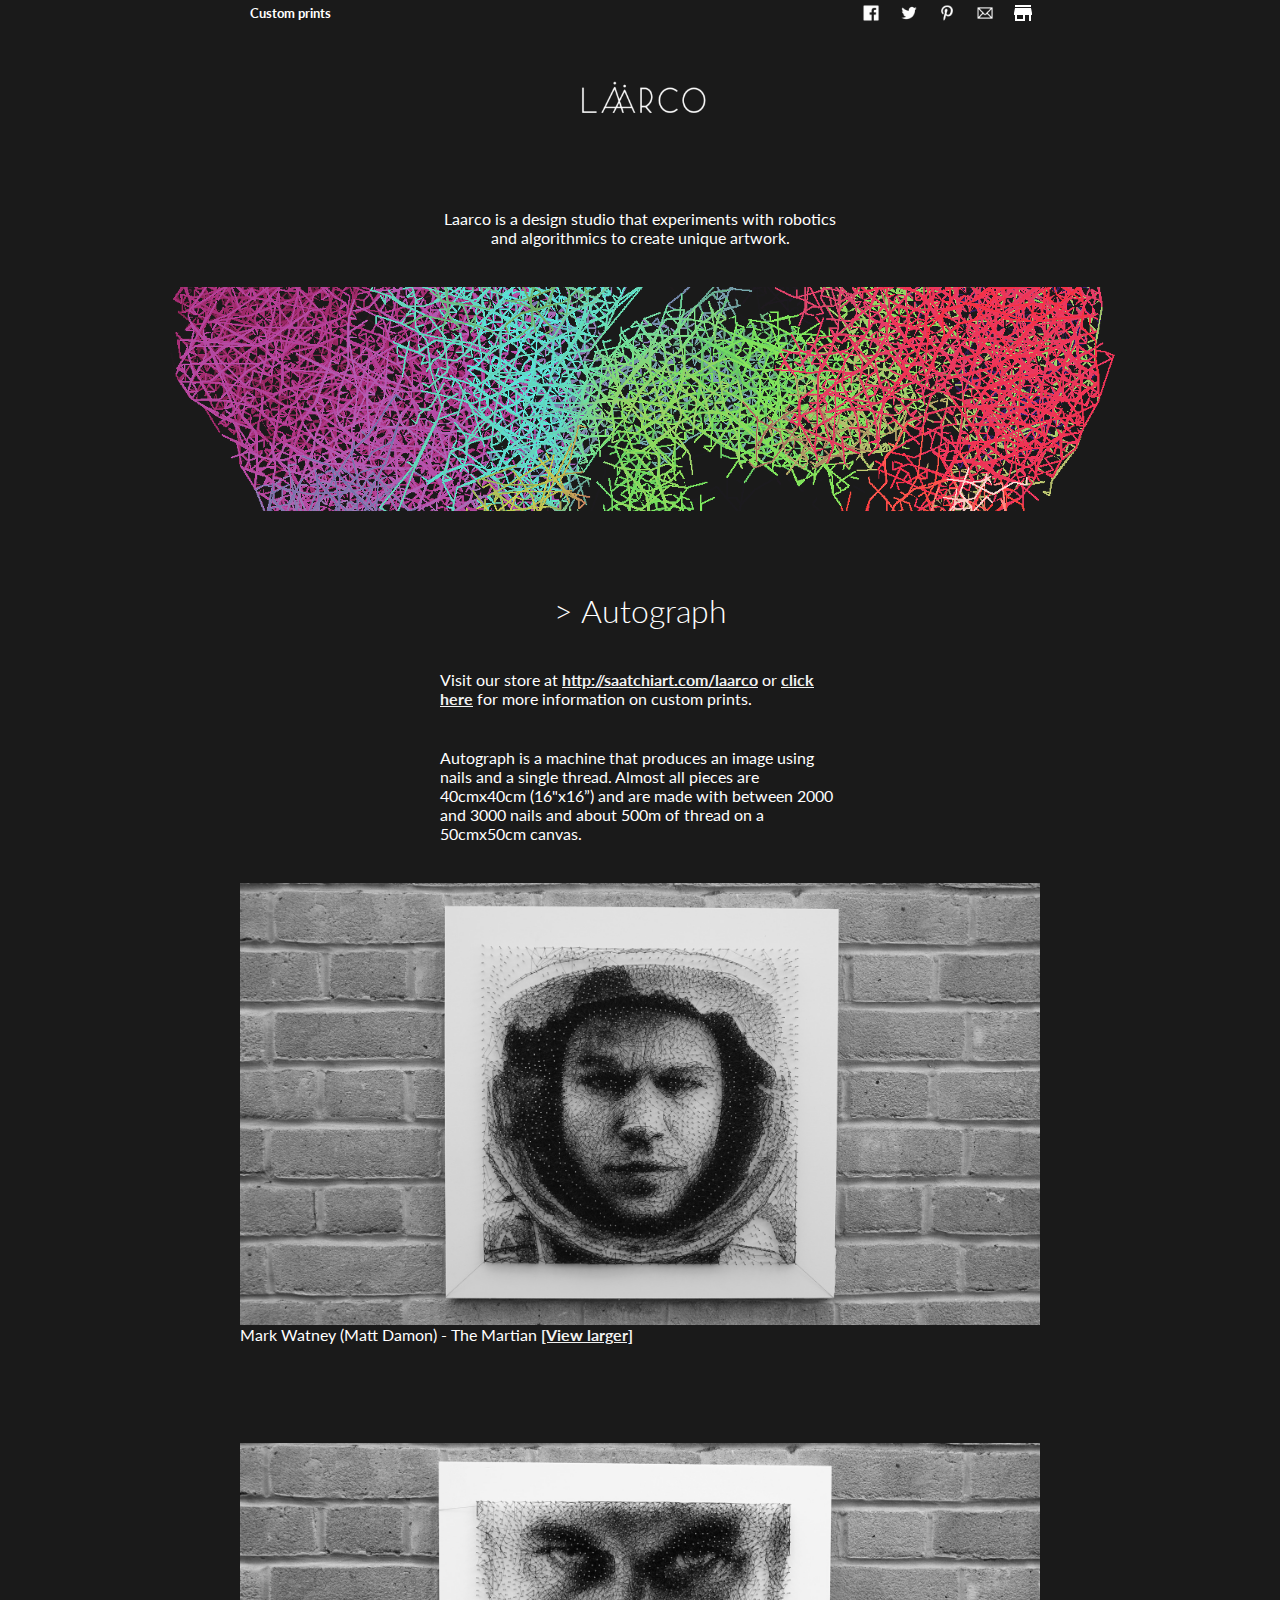
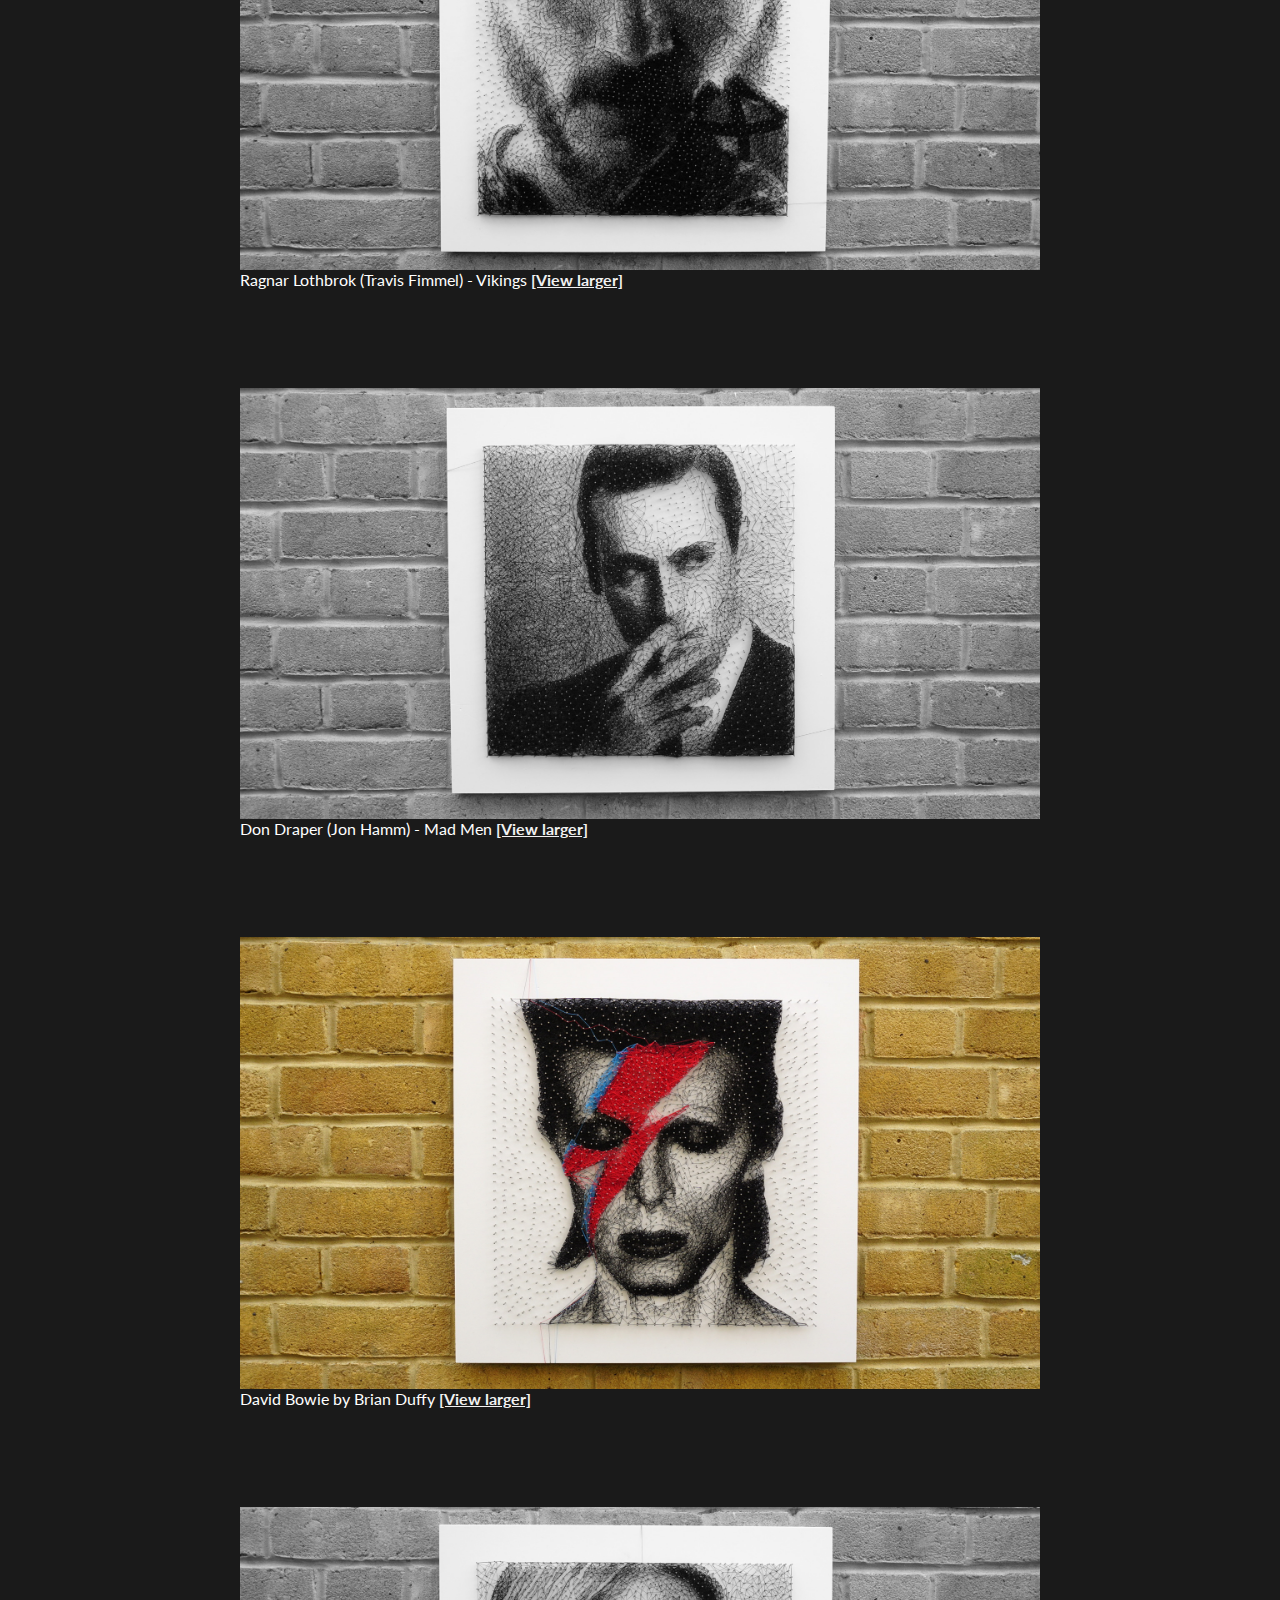
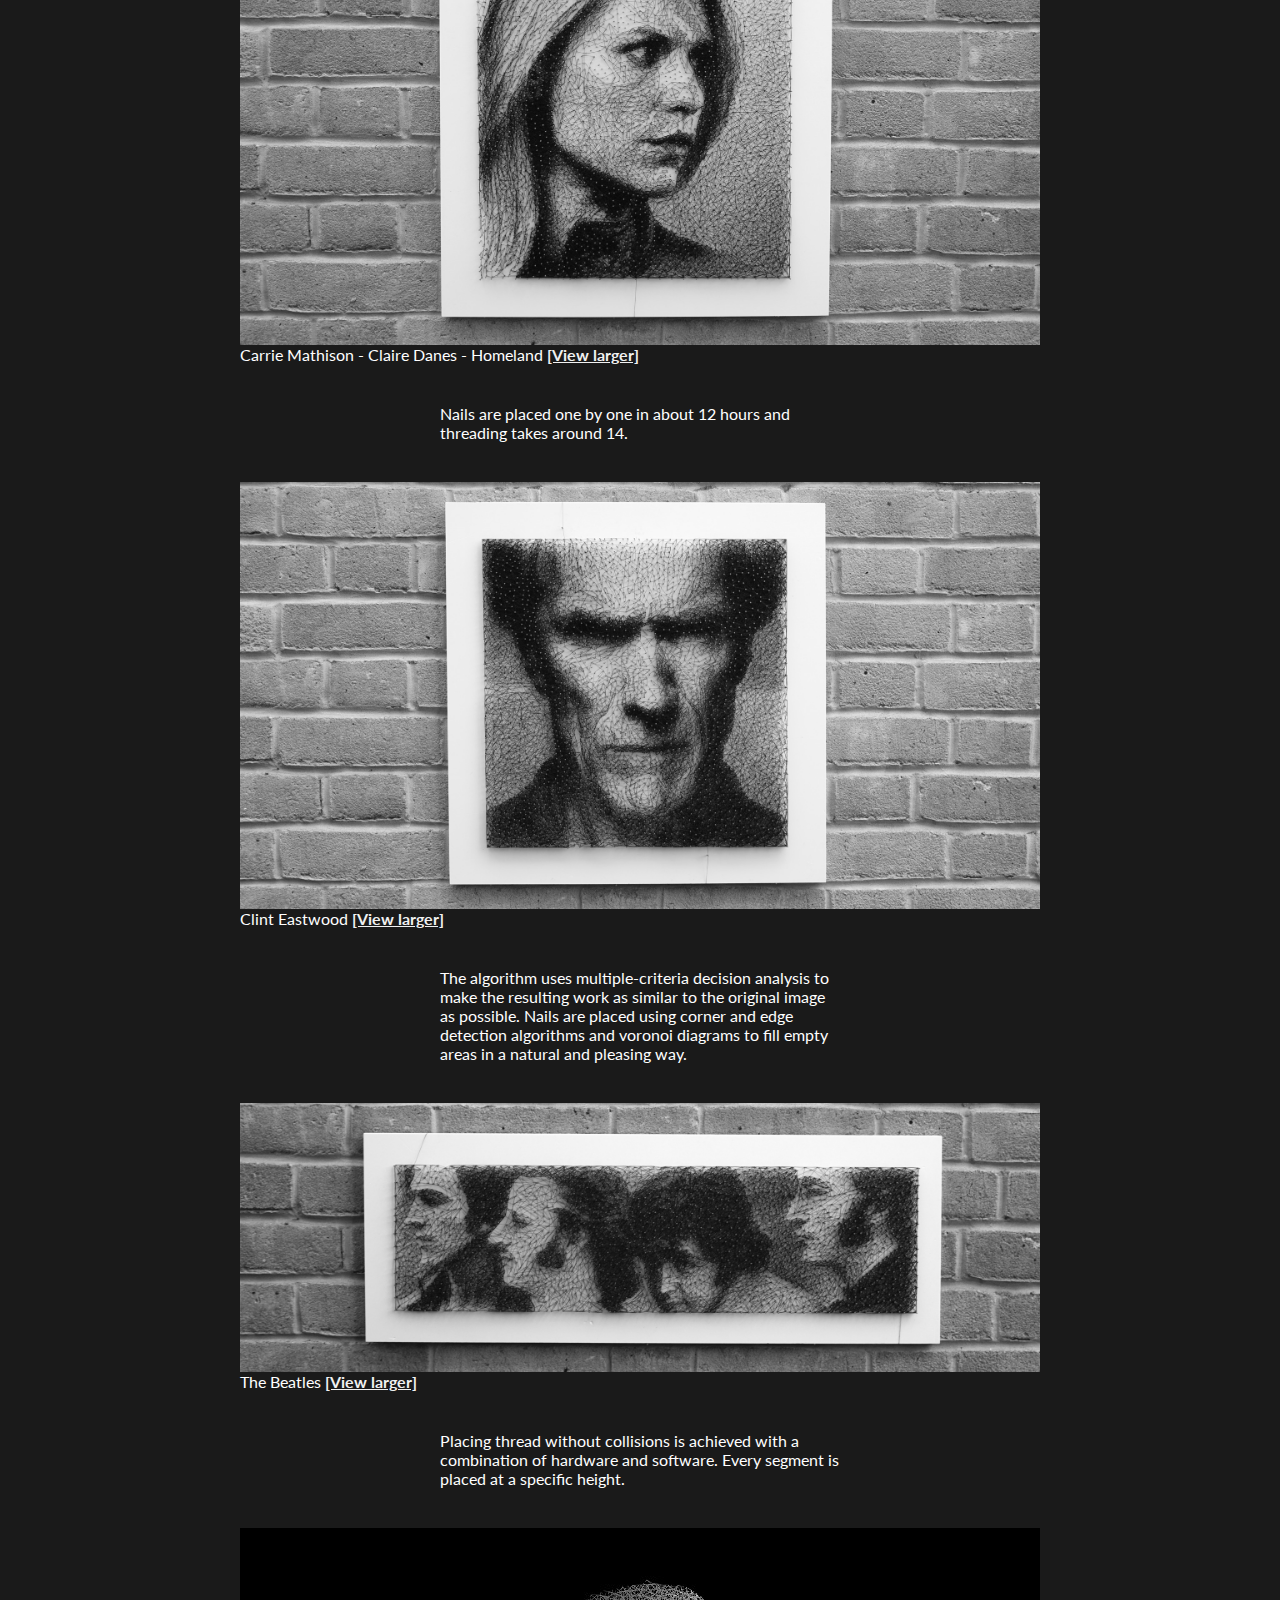
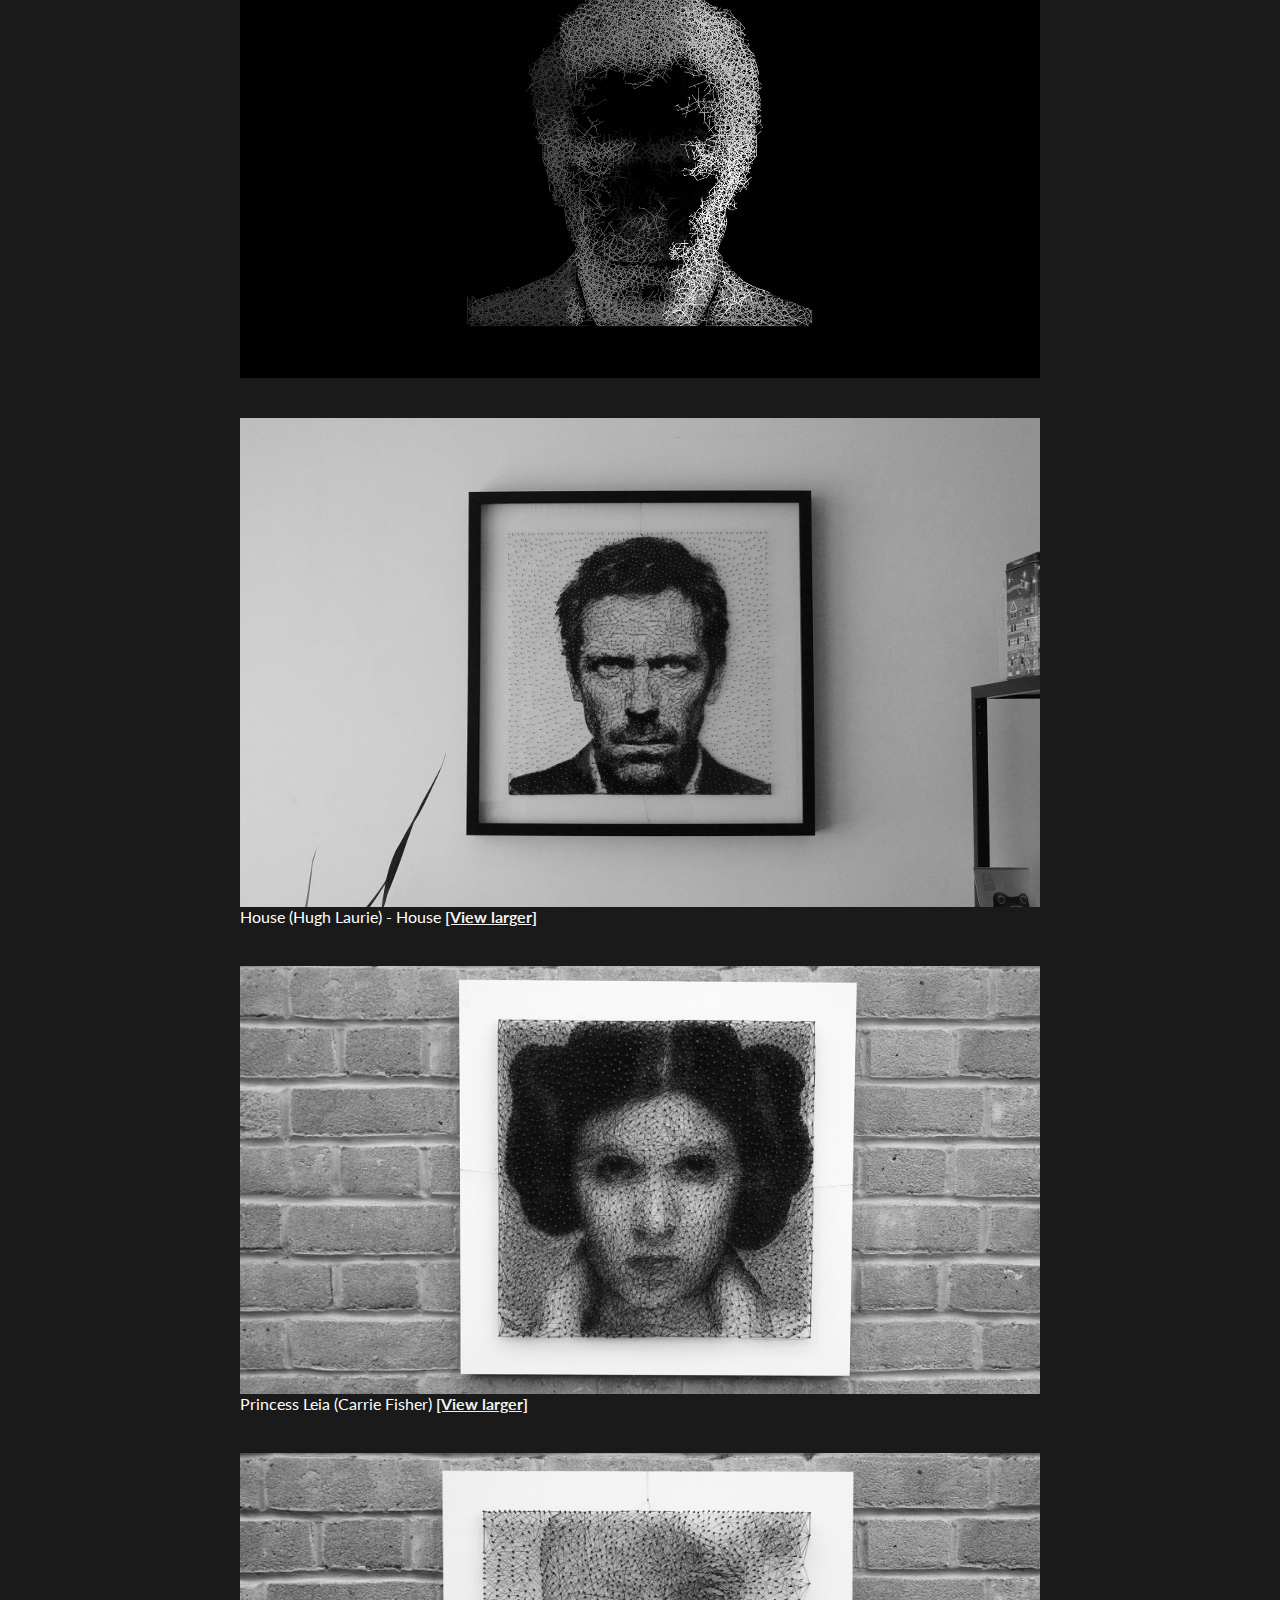
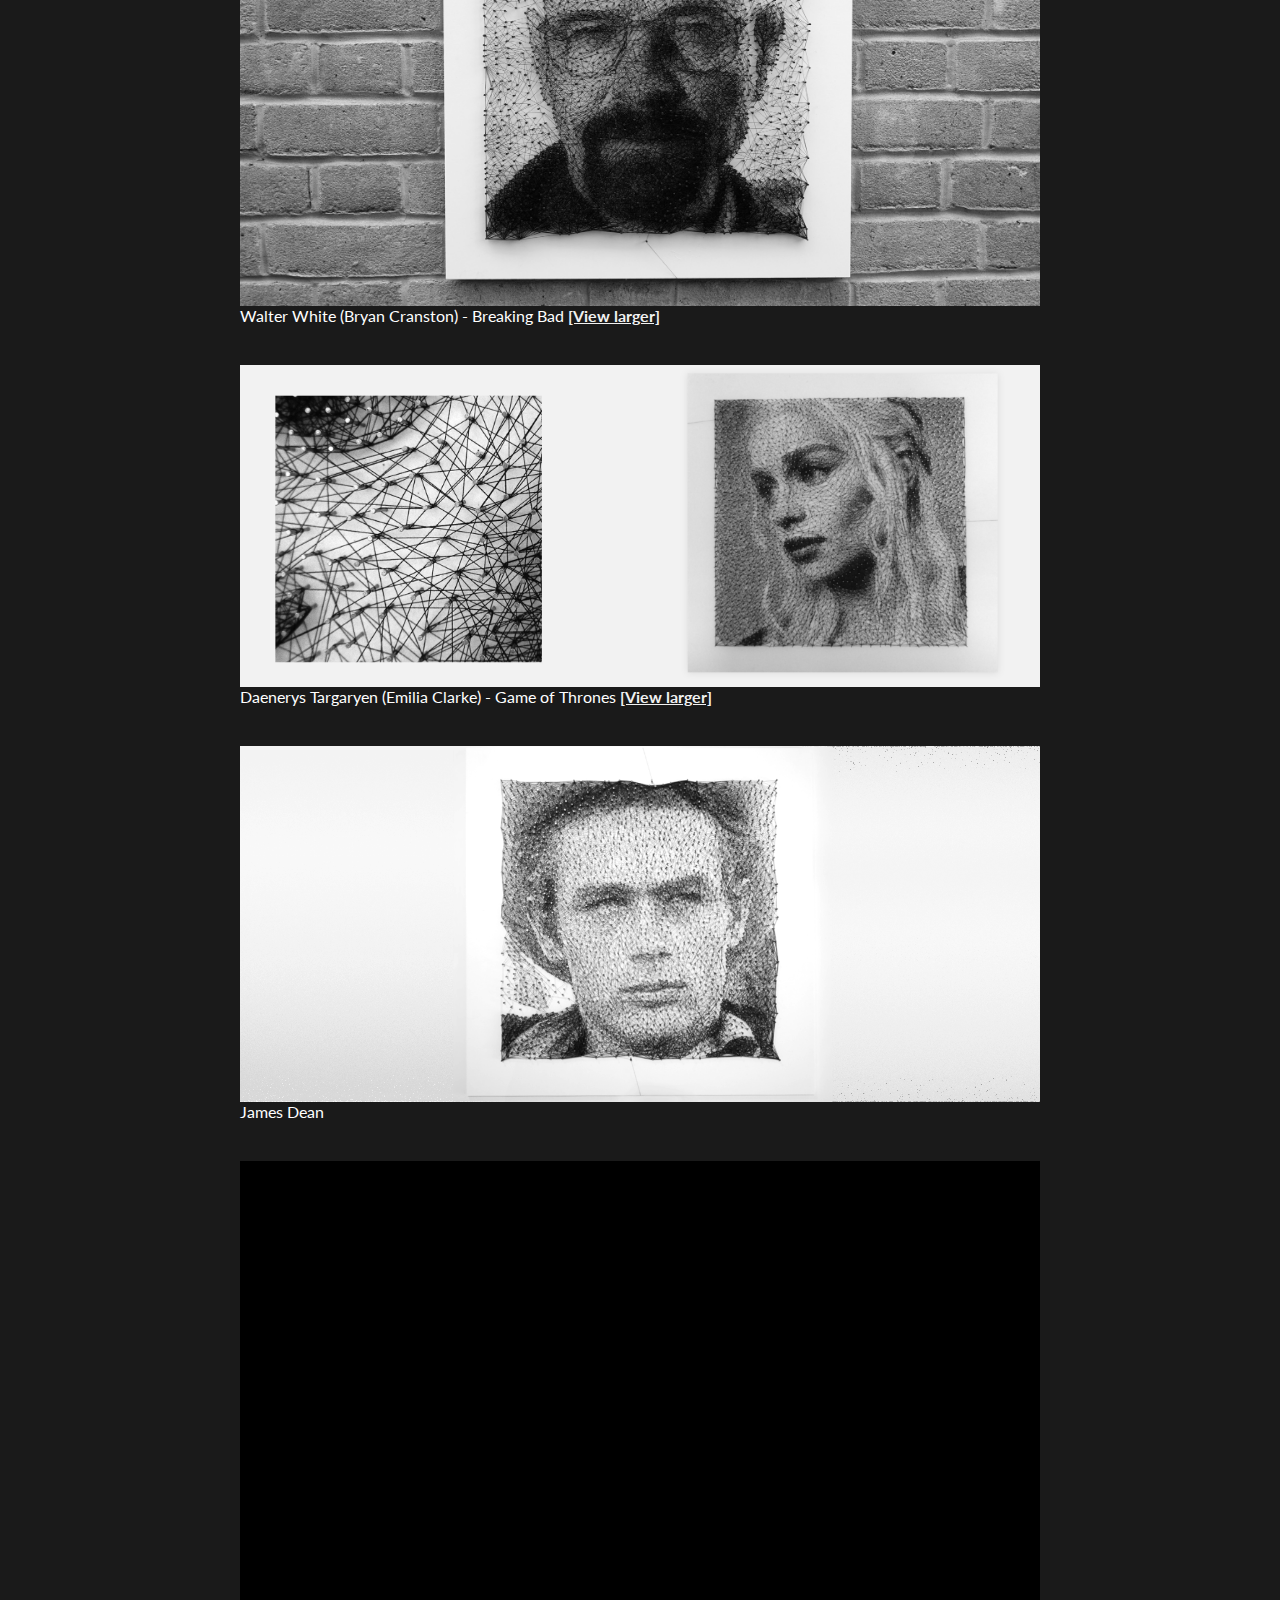
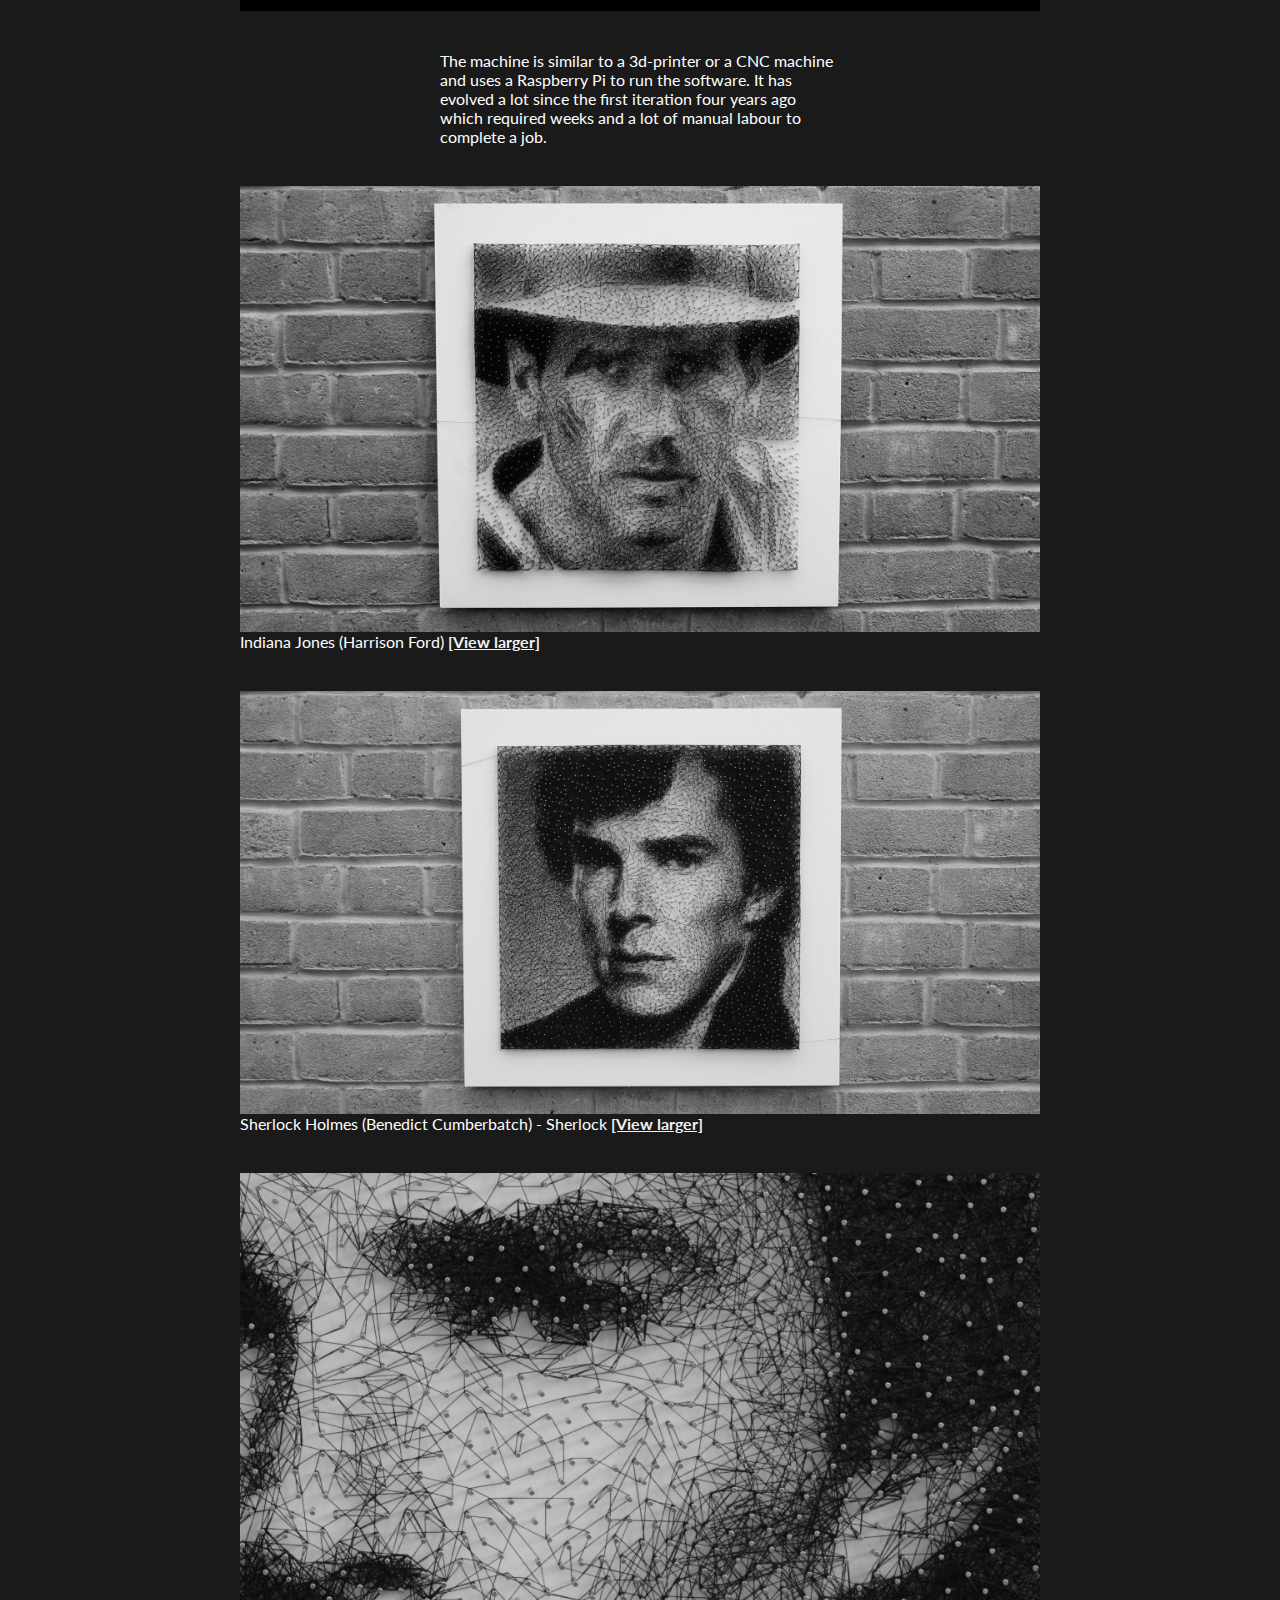
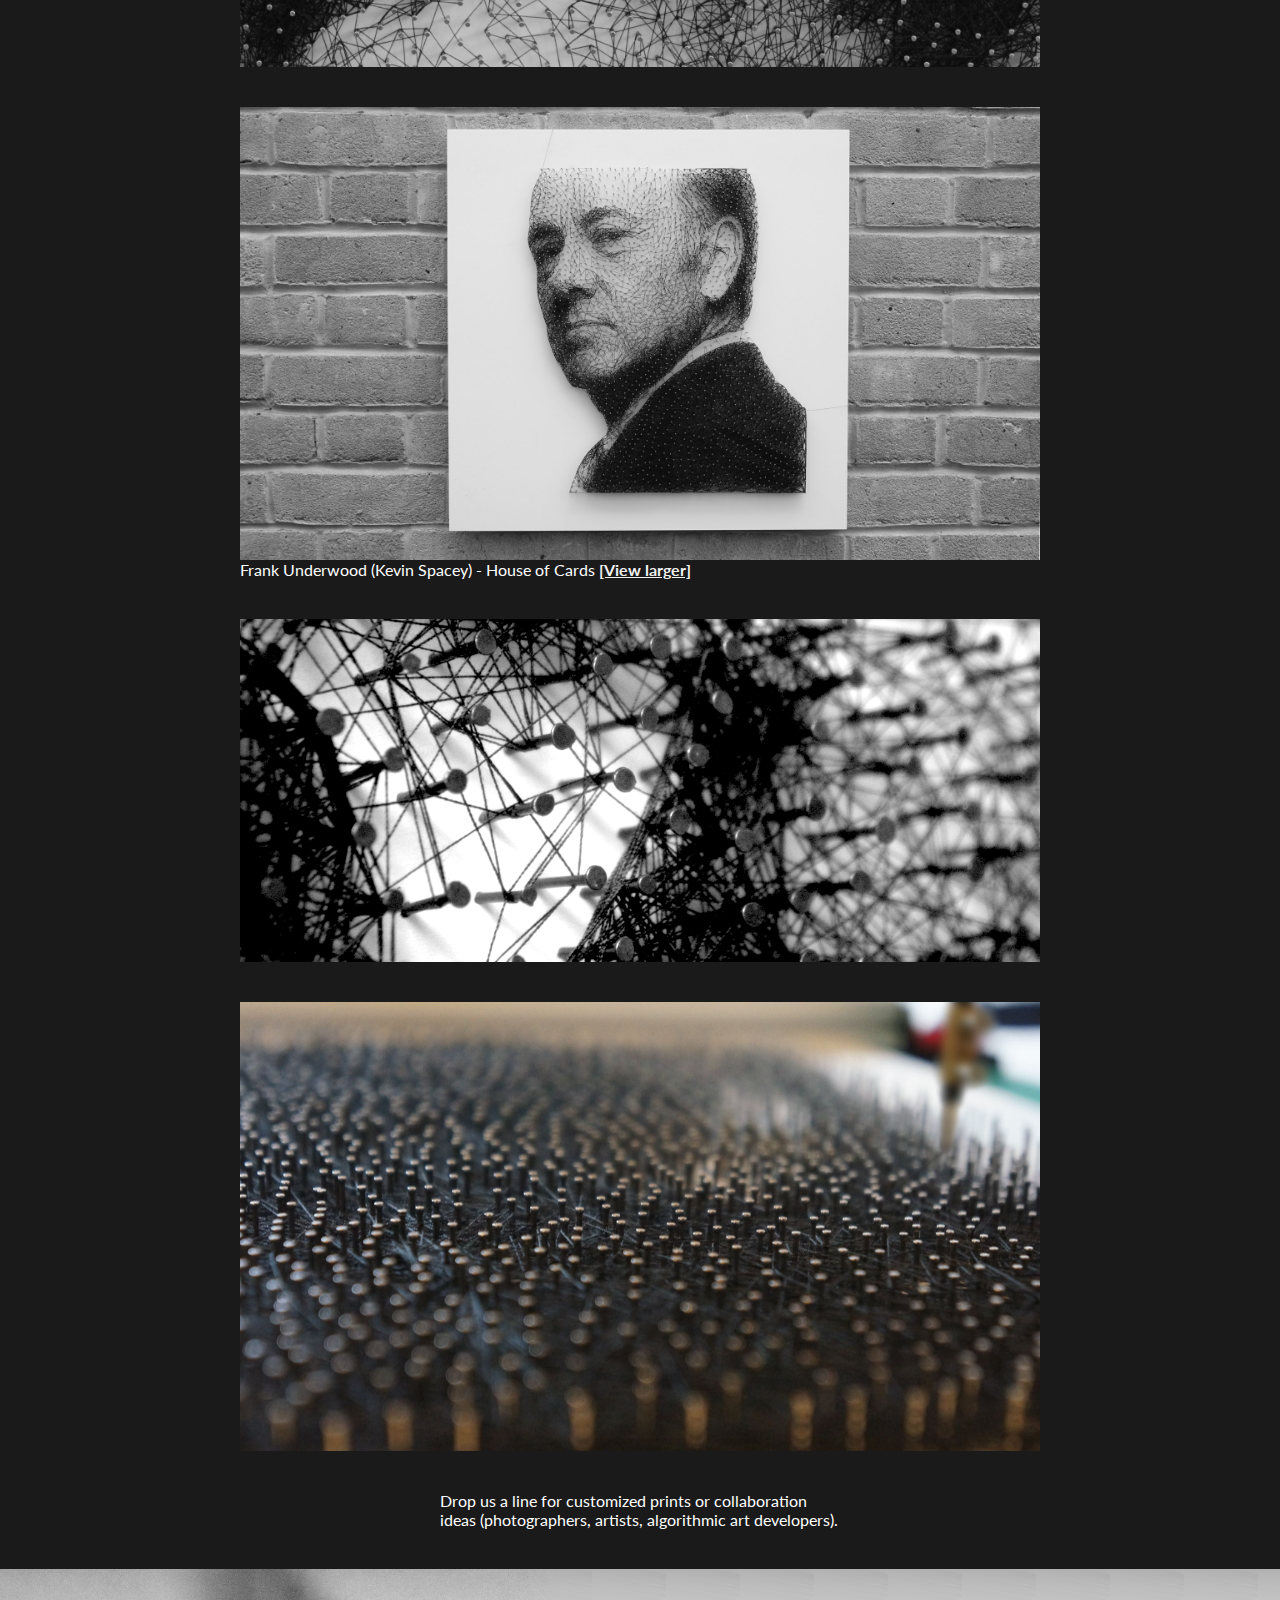
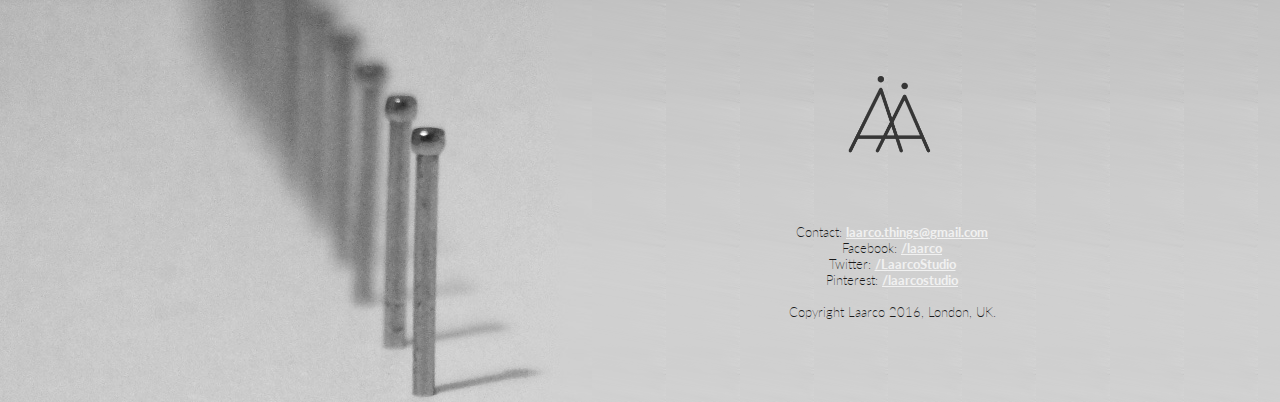
<file: index.html>
<html>
<head>
	<title>Laarco Studio</title>
	<link rel="stylesheet" href="laarco.css">
	<link href='https://fonts.googleapis.com/css?family=Lato:400,100italic,300' rel='stylesheet' type='text/css'>

</head>

<body class="main">
<div class="header">
  <div class="headerfaq"><a href="autograph-faq/">Custom prints</a></div>
  <div class="item"><a title="Visit our facebook page" href="https://facebook.com/laarco"><img src="assets/Facebook.png" alt="Visit our facebook page"/></a></div>
  <div class="item"><a title="Follow us on Twitter" href="https://twitter.com/LaarcoStudio"><img src="assets/Twitter.png" alt="Follow us on Twitter"/></a></div>
  <div class="item"><a title="Follow us on Pinterest" href="https://pinterest.com/laarcostudio/"><img src="assets/Pinterest.png" alt="Follow us on Pinterest"/></a></div>
  <div class="item"><a title="Email us" href="mailto:laarco.things@gmail.com"><img src="assets/Email.png" alt="Email us."/></a></div>
  <div class="item"><a title="Our store at Saatchi Art" href="https://www.saatchiart.com/laarco"><img src="assets/store.png" alt="Our store at Saatchi Art"/></a></div>
</div>

		<img class="laarco" src="laarco.png" alt="" />
  <p class="text" style="text-align: center">Laarco is a design studio that experiments with robotics and algorithmics to create unique artwork.</p>	
		<img class="center" src="autograph.png" alt="" />
		<h1>&gt; Autograph</h1>
    <p class="text">Visit our store at <a href="http://saatchiart.com/laarco">http://saatchiart.com/laarco</a> or <a href="autograph-faq/">click here</a> for more information on custom prints.
    </p>

    <p class="text">Autograph is a machine that produces an image using nails and a single thread. Almost all pieces are 40cmx40cm (16"x16”) and are made with between 2000 and 3000 nails and about 500m of thread on a 50cmx50cm canvas. 
    </p>

    <figure class="img800"><a href="nowall/martian.jpg"><img src="wall/martian.jpg" /></a><figcaption>Mark Watney (Matt Damon) - The Martian <a href="nowall/martian.jpg">[View larger]</a></figcaption></figure><br>
    <figure class="img800"><a href="nowall/ragnar.jpg"><img src="wall/ragnar.jpg" /></a><figcaption>Ragnar Lothbrok (Travis Fimmel) - Vikings <a href="nowall/ragnar.jpg">[View larger]</a></figcaption></figure><br>
    <figure class="img800"><a href="nowall/don.jpg"><img src="wall/don.jpg" /></a><figcaption>Don Draper (Jon Hamm) - Mad Men <a href="nowall/don.jpg">[View larger]</a></figcaption></figure><br>
    <figure class="img800"><a href="nowall/bowie.jpg"><img src="wall/bowie.jpg" /></a><figcaption>David Bowie by Brian Duffy <a href="nowall/bowie.jpg">[View larger]</a></figcaption></figure><br>
    <figure class="img800"><a href="nowall/carrie.jpg"><img src="wall/carrie.jpg" /></a><figcaption>Carrie Mathison - Claire Danes - Homeland <a href="nowall/carrie.jpg">[View larger]</a></figcaption></figure>
    
    <p class="text">
    Nails are placed one by one in about 12 hours and threading takes around 14.
    </p>


<p><figure class="img800"><a href="nowall/clint.jpg"><img src="wall/clint.jpg" /></a><figcaption>Clint Eastwood <a href="nowall/clint.jpg">[View larger]</a></figcaption></figure></p>

    <p class="text">
    The algorithm uses multiple-criteria decision analysis to make the resulting work as similar to the original image as possible. Nails are placed using corner and edge detection algorithms and voronoi diagrams to fill empty areas in a natural and pleasing way.
    </p>

<p><figure class="img800"><a href="nowall/beatles.jpg"><img src="wall/beatles.jpg" /></a><figcaption>The Beatles <a href="nowall/beatles.jpg">[View larger]</a></figcaption></figure></p>

    <p class="text">
    Placing thread without collisions is achieved with a combination of hardware and software. Every segment is placed at a specific height.
    </p>
<p><figure class="img800"><img src="house_heights.jpg" /><figcaption></figcaption></figure></p>
<p><figure class="img800"><a href="nowall/house.jpg"><img src="house.jpg" /></a><figcaption>House (Hugh Laurie) - House <a href="nowall/house.jpg">[View larger]</a></figcaption></figure></p>
<p><figure class="img800"><a href="nowall/leia.jpg"><img src="wall/leia.jpg" /></a><figcaption>Princess Leia (Carrie Fisher) <a href="nowall/leia.jpg">[View larger]</a></figcaption></figure></p>
<p><figure class="img800"><a href="nowall/walter.jpg"><img src="wall/walter.jpg" /></a><figcaption>Walter White (Bryan Cranston) - Breaking Bad <a href="nowall/walter.jpg">[View larger]</a></figcaption></figure></p>
<p><figure class="img800"><a href="nowall/daenerys.jpg"><img src="daenerys.png" /></a><figcaption>Daenerys Targaryen (Emilia Clarke) - Game of Thrones <a href="nowall/daenerys.jpg">[View larger]</a></figcaption></figure></p>
<p><figure class="img800"><img src="james.png" /><figcaption>James Dean</figcaption></figure></p>

    <p class="video">
    <iframe width="800" height="450" src="https://www.youtube.com/embed/mAPLx17B2AM" frameborder="0" allowfullscreen></iframe>

    </p>
    <p class="text">
    The machine is similar to a 3d-printer or a CNC machine and uses a Raspberry Pi to run the software. It has evolved a lot since the first iteration four years ago which required weeks and a lot of manual labour to complete a job.
    </p>

<p><figure class="img800"><a href="nowall/indy.jpg"><img src="wall/indy.jpg" /></a><figcaption>Indiana Jones (Harrison Ford) <a href="nowall/indy.jpg">[View larger]</a></figcaption></figure></p>
<p><figure class="img800"><a href="nowall/sherlock.jpg"><img src="wall/sherlock.jpg" /></a><figcaption>Sherlock Holmes (Benedict Cumberbatch) - Sherlock <a href="nowall/sherlock.jpg">[View larger]</a></figcaption></figure></p>
<p><figure class="img800"><img src="sherlockzoom.jpg" /><figcaption></figcaption></figure></p>
<p><figure class="img800"><a href="nowall/frank.jpg"><img src="wall/frank.jpg" /></a><figcaption>Frank Underwood (Kevin Spacey) - House of Cards <a href="nowall/frank.jpg">[View larger]</a></figcaption></figure></p>
<p><figure class="img800"><img src="pic2.png" /><figcaption></figcaption></figure></p>
<p><figure class="img800"><img src="photo.jpg" /><figcaption></figcaption></figure></p>

<p class="text">
Drop us a line for customized prints or collaboration ideas (photographers, artists, algorithmic art developers).
</p>

<table class="whitewp">
	<tr><td class="whitenails"></td><td class="white">
		<div>
	    <p><img src="head_black.png" width="600px" style="margin-bottom: 48px"></p>

	    <p class="smalltext text" style="text-align: center;">

	    Contact: <a href="mailto:laarco.things@gmail.com">laarco.things@gmail.com</a> <br/>
      Facebook: <a href="http://facebook.com/laarco">/laarco</a><br/>
      Twitter: <a href="https://twitter.com/LaarcoStudio">/LaarcoStudio</a><br/>
      Pinterest: <a href="https://pinterest.com/laarcostudio">/laarcostudio</a><br/>
            <br/>
	    Copyright Laarco 2016, London, UK.<br/>

	    </p>
    </div>
	</td></tr>
</table>
</body>
<script>
  (function(i,s,o,g,r,a,m){i['GoogleAnalyticsObject']=r;i[r]=i[r]||function(){
  (i[r].q=i[r].q||[]).push(arguments)},i[r].l=1*new Date();a=s.createElement(o),
  m=s.getElementsByTagName(o)[0];a.async=1;a.src=g;m.parentNode.insertBefore(a,m)
  })(window,document,'script','//www.google-analytics.com/analytics.js','ga');

  ga('create', 'UA-69452703-1', 'auto');
  ga('send', 'pageview');

</script>
</html>
</file>
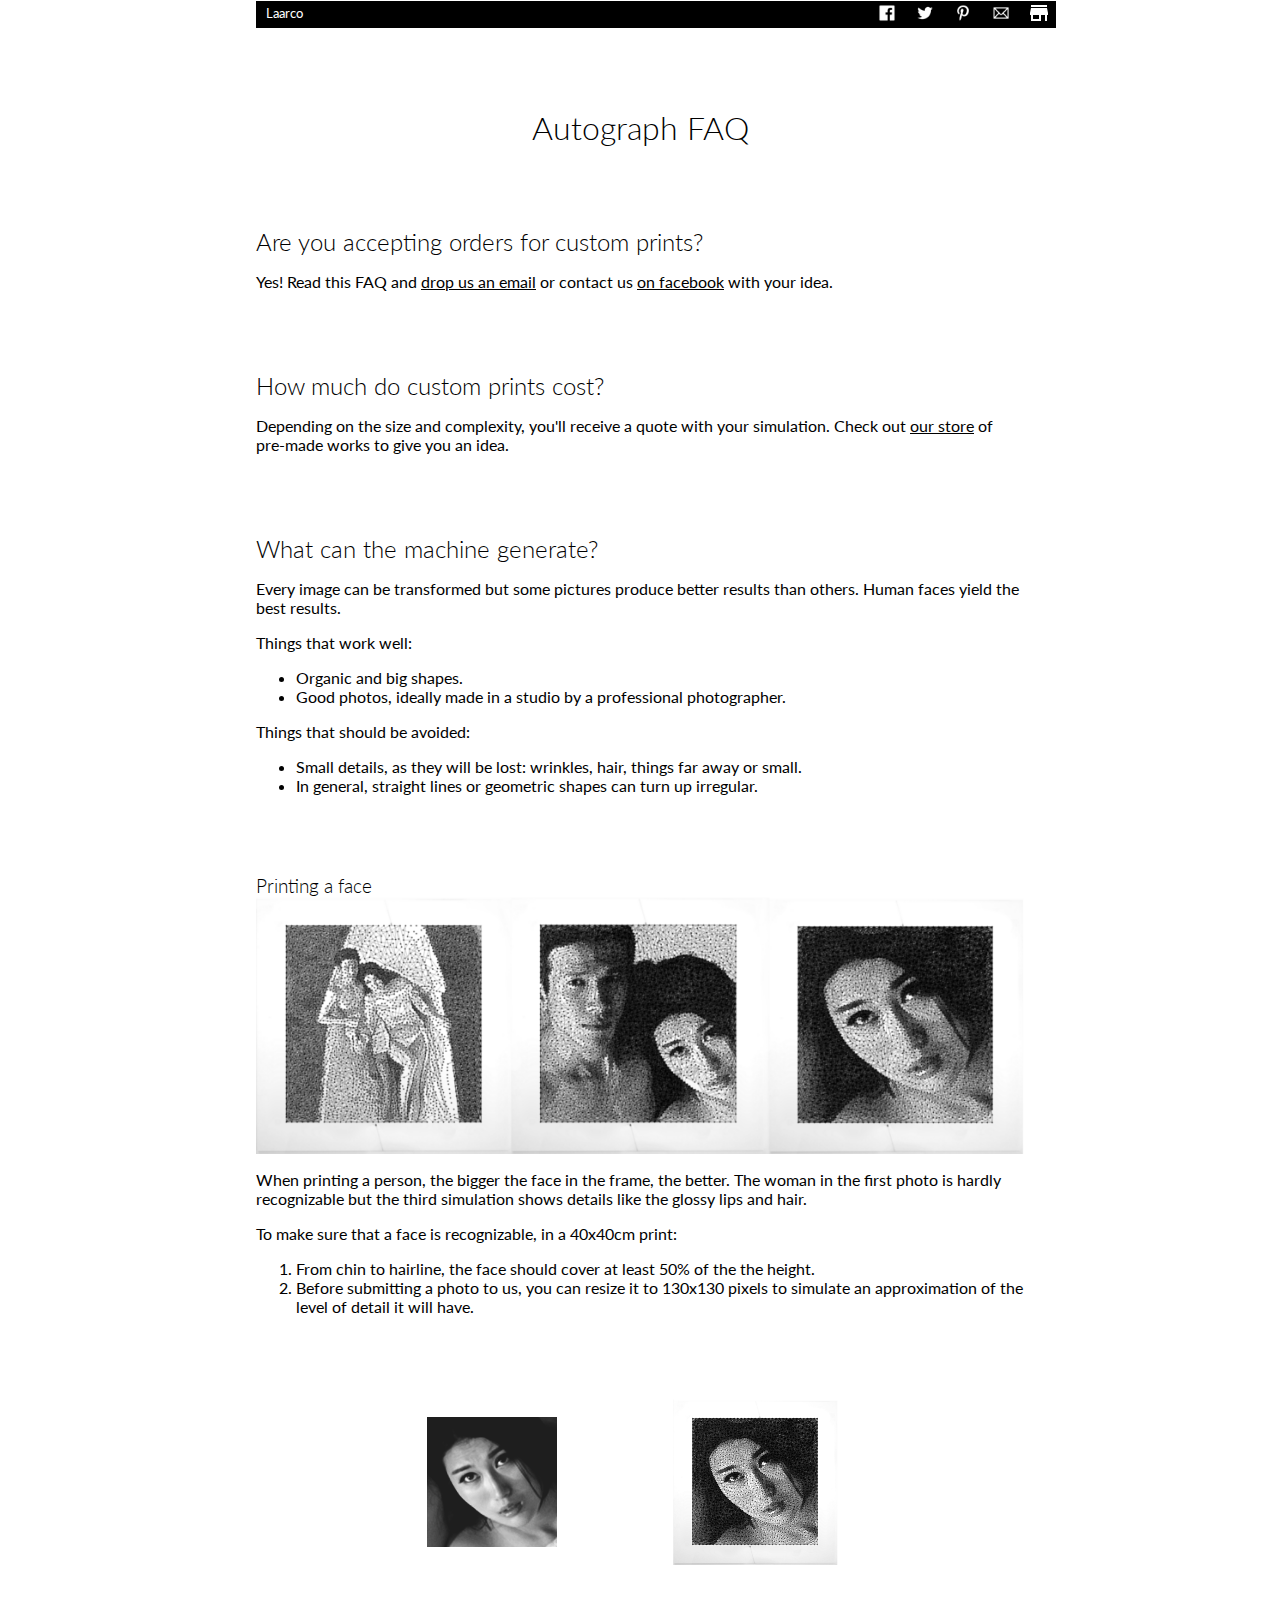
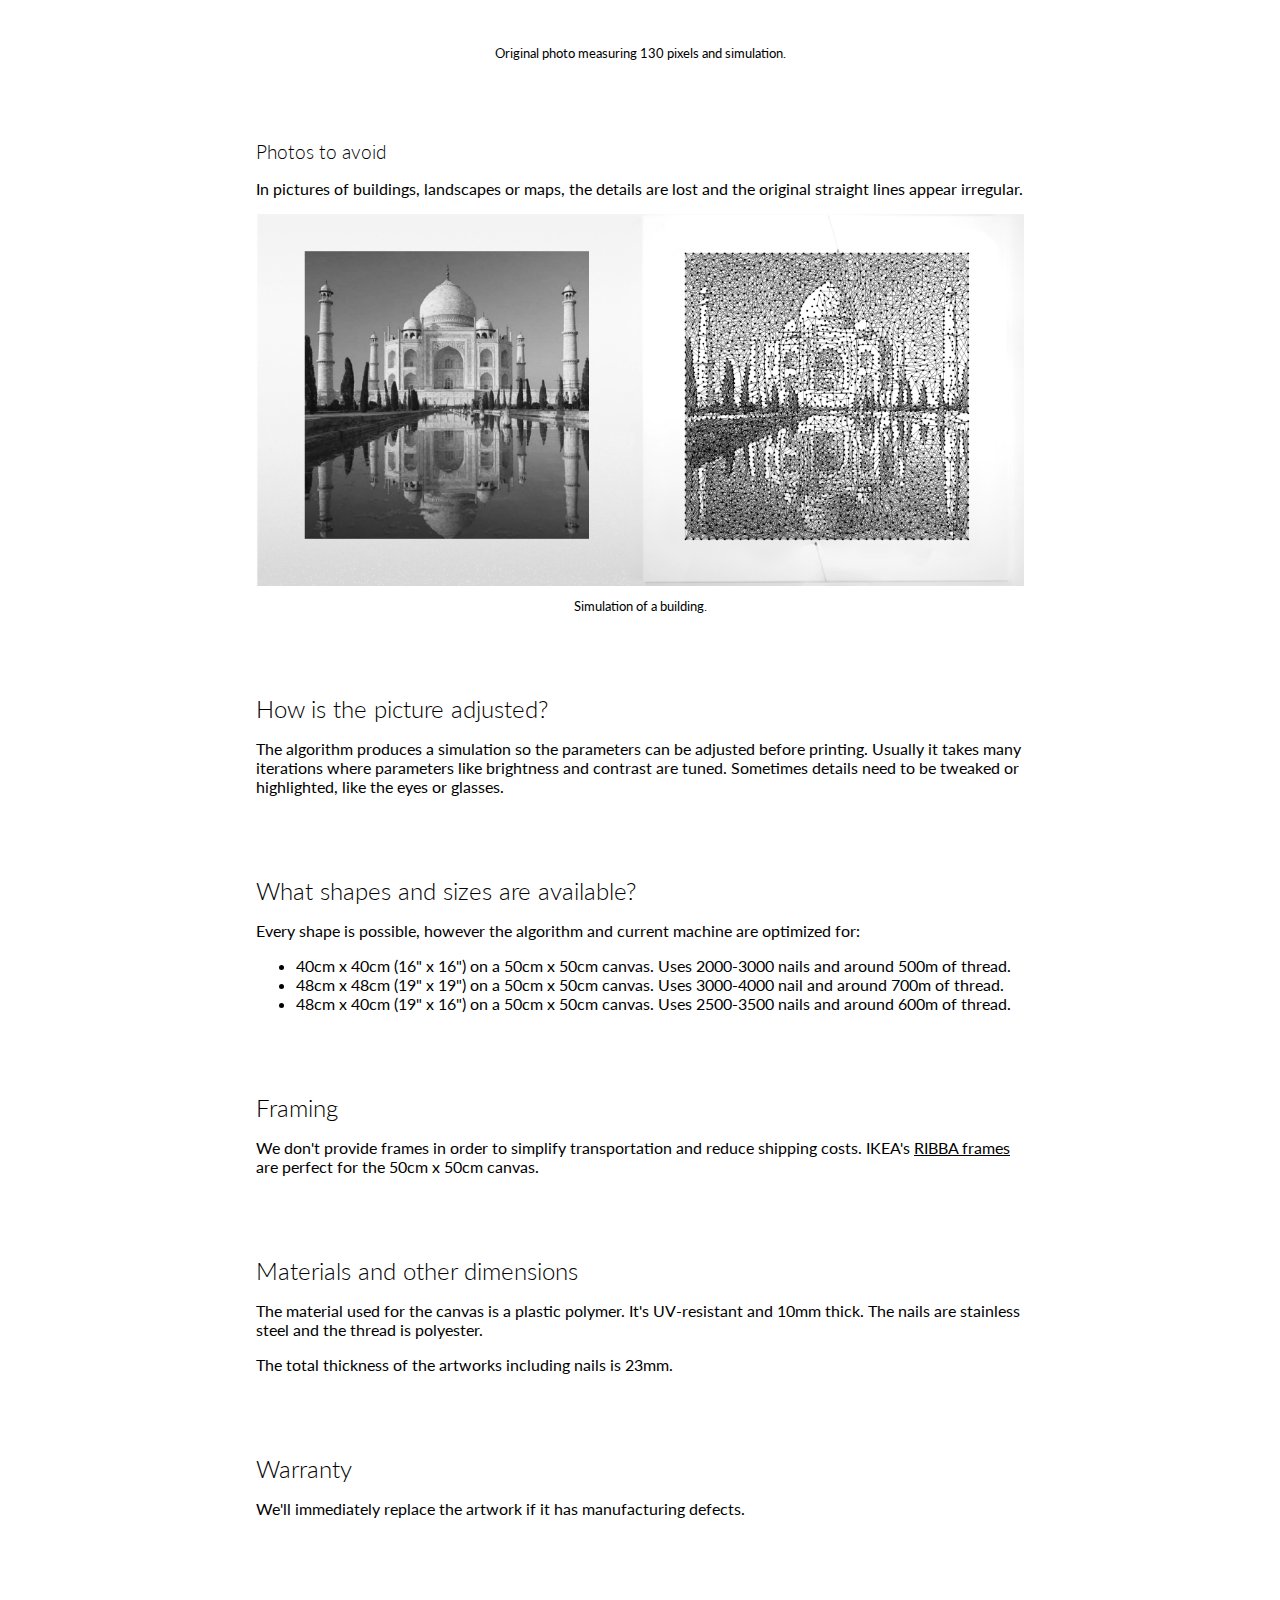
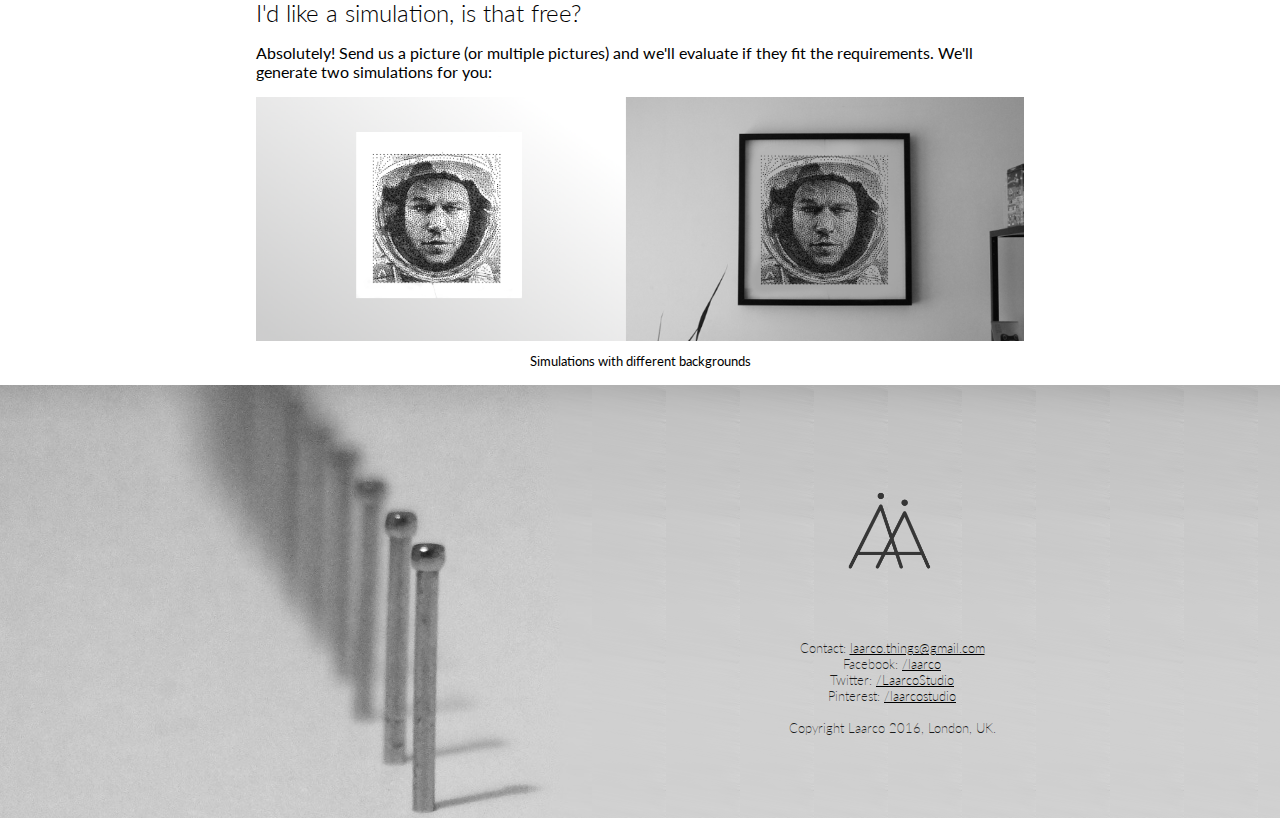
<file: autograph-faq/index.html>
<html>
<head>
	<title>Laarco Studio \ Autograph FAQ</title>
	<link rel="stylesheet" href="../laarco.css">
	<link href='https://fonts.googleapis.com/css?family=Lato:400,100italic,300' rel='stylesheet' type='text/css'>

</head>

<body class="faq">
<div id="faqwrapper">
  <div class="header">
  <div class="headerfaq"><a href="../">Laarco</a></div>
    <div class="item"><a title="Visit our facebook page" href="https://facebook.com/laarco"><img src="../assets/Facebook.png" alt="Visit our facebook page"/></a></div>
    <div class="item"><a title="Follow us on Twitter" href="https://twitter.com/LaarcoStudio"><img src="../assets/Twitter.png" alt="Follow us on Twitter"/></a></div>
    <div class="item"><a title="Follow us on Pinterest" href="https://pinterest.com/laarcostudio/"><img src="../assets/Pinterest.png" alt="Follow us on Pinterest"/></a></div>
    <div class="item"><a title="Email us" href="mailto:laarco.things@gmail.com"><img src="../assets/Email.png" alt="Email us."/></a></div>
    <div class="item"><a title="Our store at Saatchi Art" href="https://www.saatchiart.com/laarco"><img src="../assets/store.png" alt="Our store at Saatchi Art"/></a></div>
  </div>
  <h1>Autograph FAQ</h1>
  <h2>Are you accepting orders for custom prints?</h2>
  <p>Yes! Read this FAQ and <a href="mailto:laarco.things@gmail.com">drop us an email</a> or contact us <a href="http://www.facebook.com/laarco">on facebook</a> with your idea.</p>
  <h2>How much do custom prints cost?</h2>
  <p>Depending on the size and complexity, you'll receive a quote with your simulation. Check out <a href="http://www.saatchiart.com/laarco">our store</a> of pre-made works to give you an idea.</p>
  <h2>What can the machine generate?</h2>
  <p>Every image can be transformed but some pictures produce better results than others. Human faces yield the best results.</p>
  <p>Things that work well:</p>
  <ul>
  <li>Organic and big shapes.</li>
  <li>Good photos, ideally made in a studio by a professional photographer.</li>
  </ul>

  <p>Things that should be avoided:</p>
  <ul>
  <li>Small details, as they will be lost: wrinkles, hair, things far away or small.</li>
  <li>In general, straight lines or geometric shapes can turn up irregular.</li>
  </ul>
  <h3>Printing a face</h3>
  <img src="detail_comp.png" />
  <p>When printing a person, the bigger the face in the frame, the better. The woman in the first photo is hardly recognizable but the third simulation shows details like the glossy lips and hair.</p>

  <p>To make sure that a face is recognizable, in a 40x40cm print:</p>
  <ol>
  <li>From chin to hairline, the face should cover at least 50% of the the height.</li>
  <li>Before submitting a photo to us, you can resize it to 130x130 pixels to simulate an approximation of the level of detail it will have.</li>
  </ol>

  <img src="resol_comp.png" />
  <p class="caption">Original photo measuring 130 pixels and simulation.</p>
  <h3>Photos to avoid</h3>
  <p>In pictures of buildings, landscapes or maps, the details are lost and the original straight lines appear irregular.</p>

  <img src="tajmahal.png" />
  <p class="caption">Simulation of a building.</p>
  <h2>How is the picture adjusted?</h2>
  <p>The algorithm produces a simulation so the parameters can be adjusted before printing. Usually it takes many iterations where parameters like brightness and contrast are tuned. Sometimes details need to be tweaked or highlighted, like the eyes or glasses.</p>

  <h2>What shapes and sizes are available?</h2>
  <p>Every shape is possible, however the algorithm and current machine are optimized for:</p>
  <ul>
  <li>40cm x 40cm (16" x 16") on a 50cm x 50cm canvas. Uses 2000-3000 nails and around 500m of thread.</li>
  <li>48cm x 48cm (19" x 19") on a 50cm x 50cm canvas. Uses 3000-4000 nail and around 700m of thread.</li>
  <li>48cm x 40cm (19" x 16") on a 50cm x 50cm canvas. Uses 2500-3500 nails and around 600m of thread.</li>
  </ul>

  <h2>Framing</h2>
  <p>We don't provide frames in order to simplify transportation and reduce shipping costs. IKEA's <a href="http://www.ikea.com/gb/en/catalog/products/20078050/">RIBBA frames</a> are perfect for the 50cm x 50cm canvas.</p>
  <h2>Materials and other dimensions</h2>
  <p>The material used for the canvas is a plastic polymer. It's UV-resistant and 10mm thick. The nails are stainless steel and the thread is polyester.</p>

  <p>The total thickness of the artworks including nails is 23mm.</p>
  <h2>Warranty</h2>
  <p>We'll immediately replace the artwork if it has manufacturing defects.</p>
  <h2>I'd like a simulation, is that free?</h2>
  <p>Absolutely! Send us a picture (or multiple pictures) and we'll evaluate if they fit the requirements. We'll generate two simulations for you:</p>

  <img src="martiansims.png" />
  <p class="caption">Simulations with different backgrounds</p>
  <p></p>


</div>

  <table class="whitewp">
    <tr><td class="whitenails"></td><td class="white">
      <div>
        <p><img src="../head_black.png" width="600px" style="margin-bottom: 48px"></p>

        <p class="smalltext text" style="text-align: center;">

        Contact: <a href="mailto:laarco.things@gmail.com">laarco.things@gmail.com</a> <br/>
        Facebook: <a href="http://facebook.com/laarco">/laarco</a><br/>
        Twitter: <a href="https://twitter.com/LaarcoStudio">/LaarcoStudio</a><br/>
        Pinterest: <a href="https://pinterest.com/laarcostudio">/laarcostudio</a><br/>
              <br/>
        Copyright Laarco 2016, London, UK.<br/>

        </p>
      </div>
    </td></tr>
  </table>
</body>
<script>
  (function(i,s,o,g,r,a,m){i['GoogleAnalyticsObject']=r;i[r]=i[r]||function(){
  (i[r].q=i[r].q||[]).push(arguments)},i[r].l=1*new Date();a=s.createElement(o),
  m=s.getElementsByTagName(o)[0];a.async=1;a.src=g;m.parentNode.insertBefore(a,m)
  })(window,document,'script','//www.google-analytics.com/analytics.js','ga');

  ga('create', 'UA-69452703-1', 'auto');
  ga('send', 'pageview');

</script>
</html>
</file>
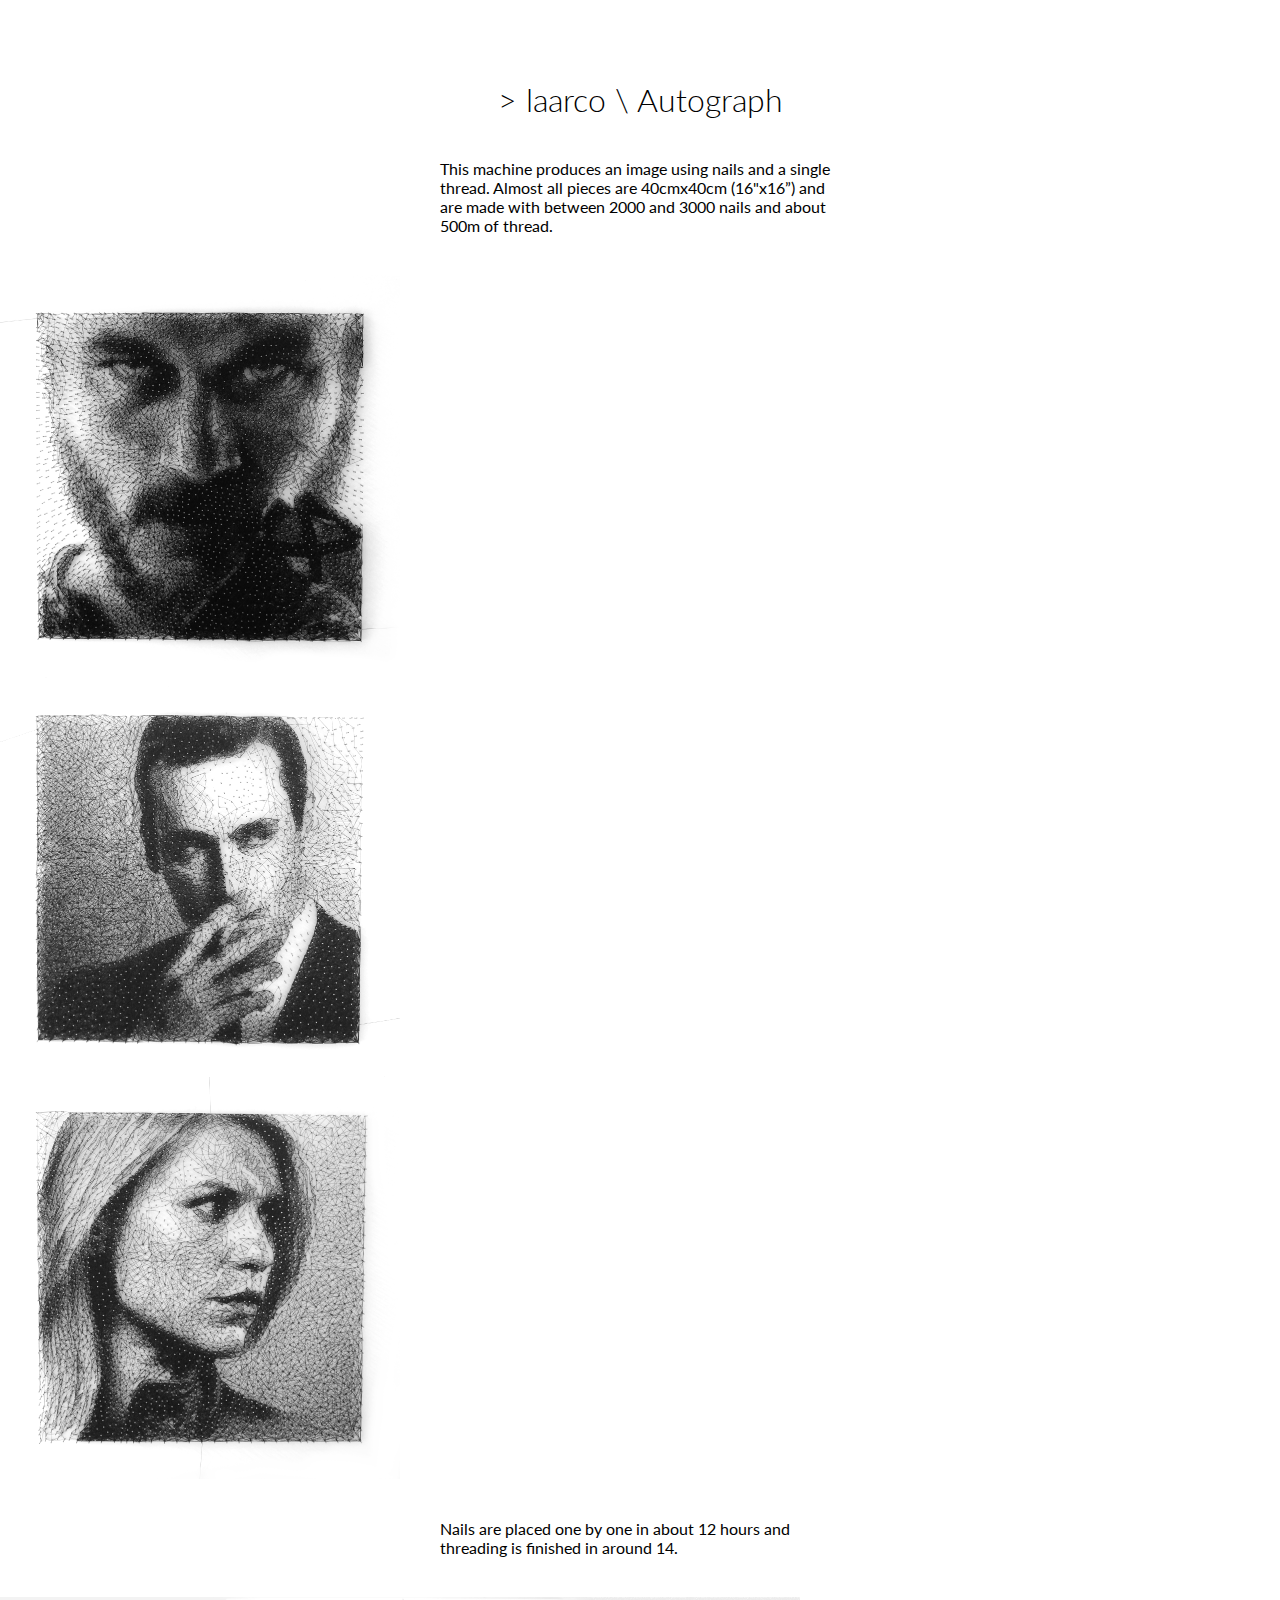
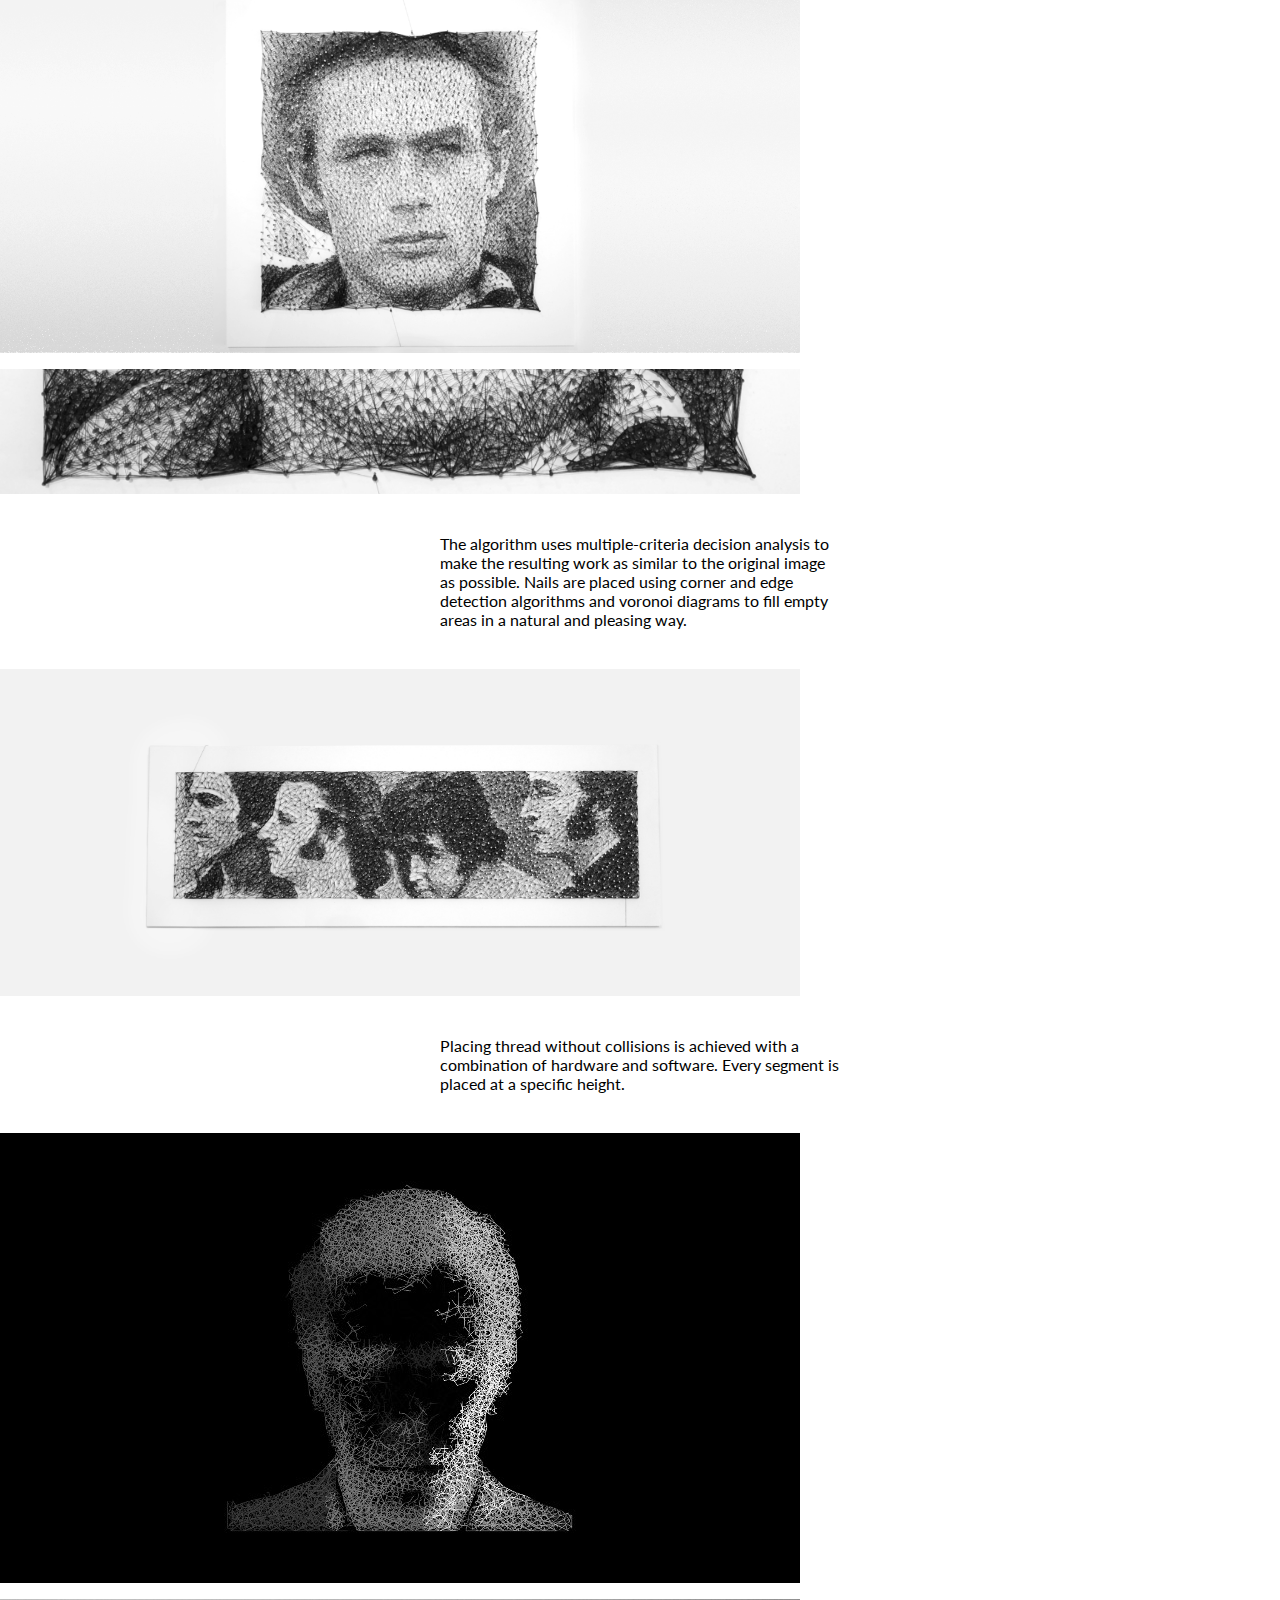
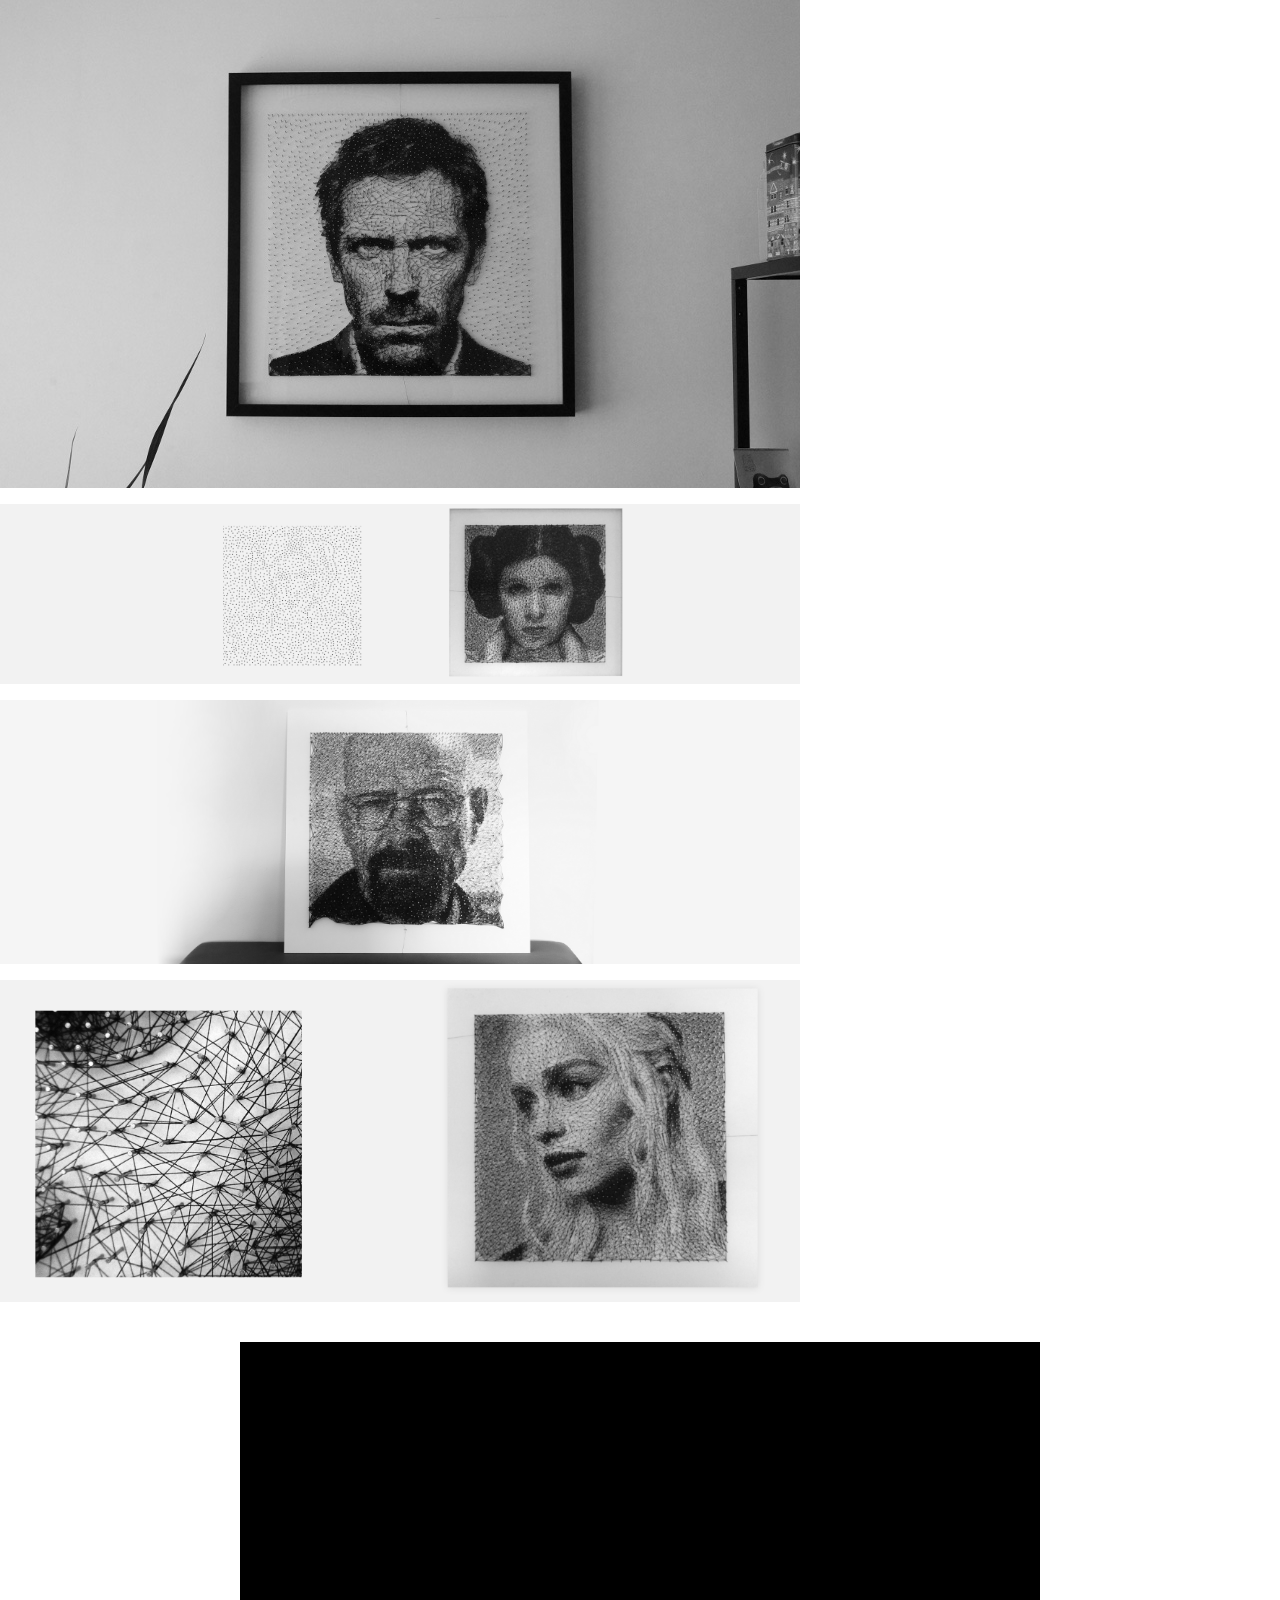
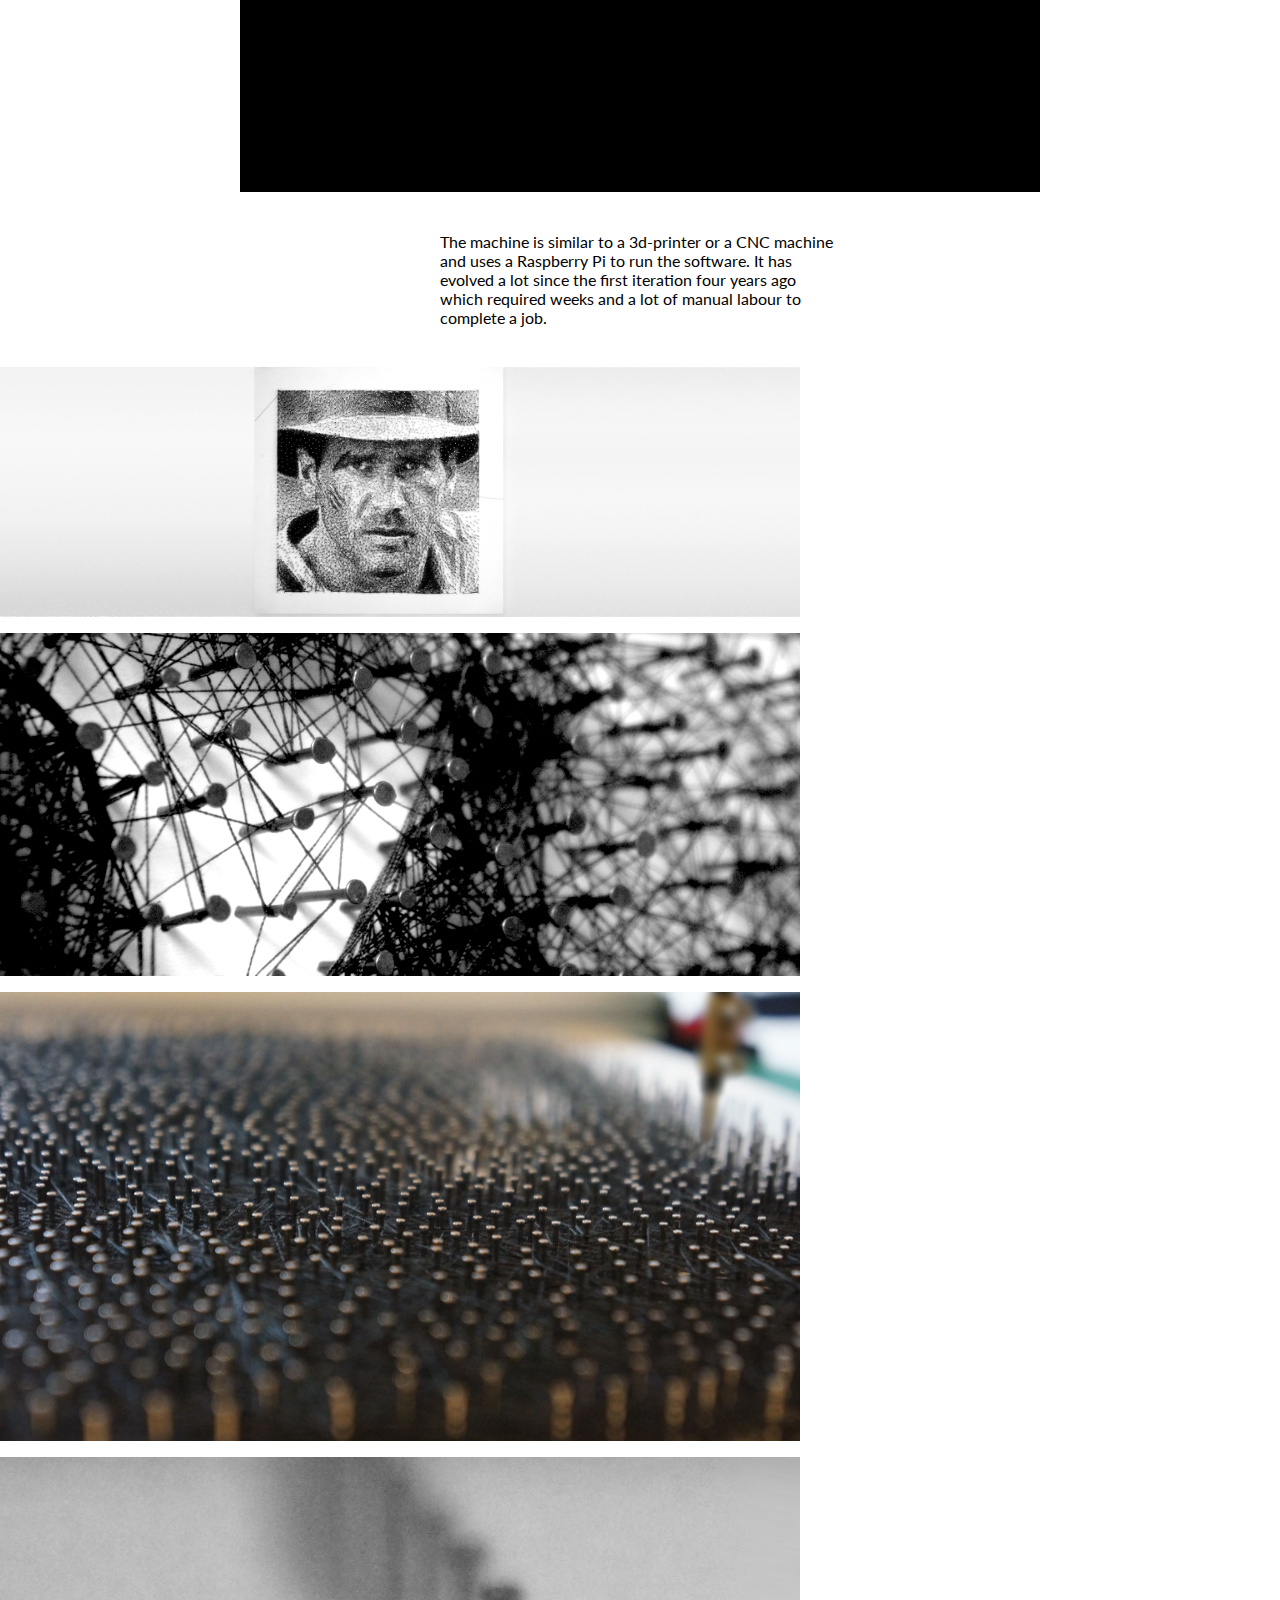
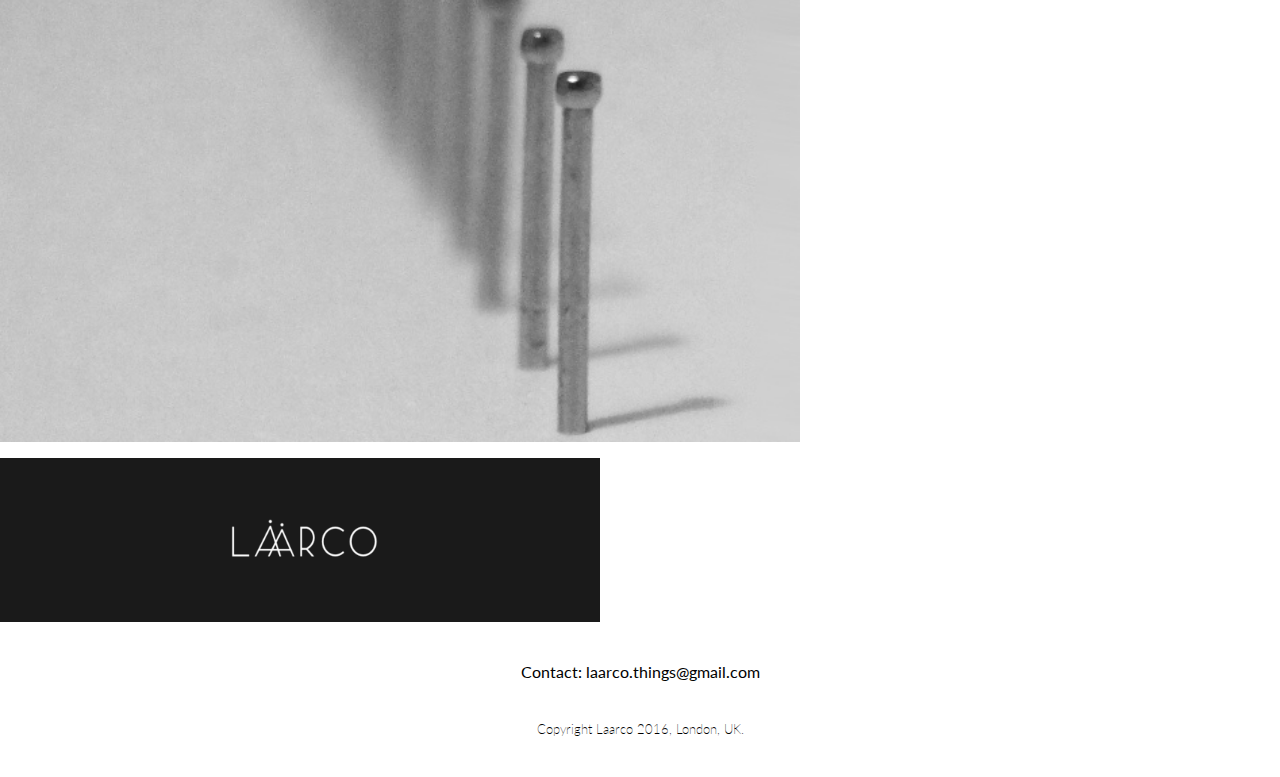
<file: machine1.html>
<html>
<head>
	<title>laarco \ Autograph</title>
	<link rel="stylesheet" href="laarco.css">
	<link href='https://fonts.googleapis.com/css?family=Lato:400,100italic,300' rel='stylesheet' type='text/css'>
</head>

<body class="machine">
	<section id="section1" class="">

		<h1>&gt; laarco \ Autograph</h1>
		<p class="text">This machine produces an image using nails and a single thread. Almost all pieces are 40cmx40cm (16"x16”) and are made with between 2000 and 3000 nails and about 500m of thread.
		</p>
		<img src="ragnar.png" class="img400" /><br>
		<img src="don.png" class="img400" /><br>
		<img src="carrie.png" class="img400"/><br>
		
		<p class="text">
		Nails are placed one by one in about 12 hours and threading is finished in around 14.
		</p>

<p><img src="james.png" width="800px"></p>
<p><img src="jamesbottom.png" width="800px"></p>

		<p class="text">
		The algorithm uses multiple-criteria decision analysis to make the resulting work as similar to the original image as possible. Nails are placed using corner and edge detection algorithms and voronoi diagrams to fill empty areas in a natural and pleasing way.
		</p>

<p><img src="beatles.png" width="800px"></p>

		<p class="text">
		Placing thread without collisions is achieved with a combination of hardware and software. Every segment is placed at a specific height.
		</p>
<p><img src="house_heights.jpg" width="800px"></p>
<p><img src="house.jpg" width="800px"></p>

<p><img src="leia.png" width="800px"></p>
<p><img src="walter.png" width="800px"></p>
<p><img src="daenerys.png" width="800px"></p>

		<p class="video">
		<iframe width="800" height="450" src="https://www.youtube.com/embed/mAPLx17B2AM" frameborder="0" allowfullscreen></iframe>

		</p>
		<p class="text">
		The machine is similar to a 3d-printer or a CNC machine and uses a Raspberry Pi to run the software. It has evolved a lot since the first iteration four years ago which required weeks and a lot of manual labour to complete a job.
		</p>

<p><img src="indy.png" width="800px"></p>
<p><img src="pic2.png" width="800px"></p>
<p><img src="photo.jpg" width="800px"></p>
<p><img src="nails.jpg" width="800px"></p>
<p><img src="laarco.png" width="600px"></p>

		<p class="text" style="text-align: center;">
		Contact: laarco.things@gmail.com
		</p>
		<p class="smalltext text" style="text-align: center;">
		Copyright Laarco 2016, London, UK.
		</p>
	</section>
</body>
<script>
  (function(i,s,o,g,r,a,m){i['GoogleAnalyticsObject']=r;i[r]=i[r]||function(){
  (i[r].q=i[r].q||[]).push(arguments)},i[r].l=1*new Date();a=s.createElement(o),
  m=s.getElementsByTagName(o)[0];a.async=1;a.src=g;m.parentNode.insertBefore(a,m)
  })(window,document,'script','//www.google-analytics.com/analytics.js','ga');

  ga('create', 'UA-69452703-1', 'auto');
  ga('send', 'pageview');

</script>
</html>
</file>
<file: laarco.css>
body {
	
	font-family: Lato;

	margin: 0;
}

table, tr, td {
	border: 0;
	border-collapse: collapse;
	padding: 0;
}
body.main {
	color: white;
	background-color: #1a1a1a;
}

.hide-y-overflow {
    overflow-y:hidden;
}

header {
}

html, section, body {
	margin:0;
	padding:0;
}

h1, h2, h3, h4, h5 {
	font-weight: 300;
	width: 60%;
	margin: auto;
	margin-top: 80px;
}

h1 {
	text-align: center;	
}


body.main a {
	font-weight: bold;
	color: #f1f1f1;

}
.laarco {
	font-size: 36px;
	width: 40%;
	display: block;
	margin: 0px auto 0px auto;
	font-weight: 300;
}

.gone {
	display: none;
}


/*
@-webkit-keyframes machineAnim {
	from {
	-webkit-transform: translate(0px);
	}
	to {
	-webkit-transform: translate(-100px);
	}
}*/


/* Standard syntax */
@keyframes machineAnim {

	from {
		top: 2000px;
		
	}
	to {
		top: 0px;
	}
}


@media screen and (max-width: 1080px) and (orientation:portrait) {

	body {
		padding: 0 36px;
		font-size: 12px;
	}

	.laarco {
		width: 100%;
		margin: 0;
	}
	.img400, .img800 {
		width: 100% !important;
	}

	.img800 img {
		width: 800px;
		margin: auto;
	}
	.text {
		width: 100% !important;
	}

	h1 {
		font-size: 4em;
	}

	.video {
		margin: 0px auto 0px auto !important; 
	}
}

.whitewp {
	align-items: stretch;
	width: 100%;
	height: 433px;
	background: url("nailsbg.png");
	background-repeat: repeat-x;
	background-color: #e5e5e5;
	color: #1a1a1a;
	display: block;

}

.white {
	height: 433px;

} 

.whitenails {
	
	width: 592px;
	height: 433px;
	background: url("nails.jpg")  no-repeat;
	background-position: right top;
}

.white figure, .white p {
	margin: auto;
}

figure img {
	max-width: 100%;
}

.machines {
	display: block;

    -webkit-animation-name: machineAnim; /* Chrome, Safari, Opera */
    -webkit-animation-duration: 2s; /* Chrome, Safari, Opera */
    animation-name: machineAnim;
    animation-duration: 2s;
    animation-fill-mode:forwards;
}

.maintitle {
    -webkit-animation-name: maintitle-anim; /* Chrome, Safari, Opera */
    -webkit-animation-duration: 2s; /* Chrome, Safari, Opera */
    animation-name: maintitle-anim;
    animation-duration: 2s;
    animation-fill-mode:forwards;
    overflow: hidden;

}

.center {
	margin: auto;
	display: block;
	width: 100%;
	max-width: 1080px;

}

/* Standard syntax */
@keyframes maintitle-anim	 {

	from {
		height: 100%;
		
	}
	to {
		height: 0%;
	}
}

figure{
	margin: 40px;
	display: block;
	margin: 40px auto 40px auto; 

}

.text {
	width: 400px;
	margin: 40px auto 40px auto; 
	display: block;
}

.video {
	width: 800px;
	background-color: black;
	text-align: center;
	margin: 40px auto 40px auto; 
}

.img400 {
	width: 400px;
}

.img800 {
	width: 800px;
}

figure {
	max-width: 100%;}

.smalltext {
	font-size: 0.8em;
	font-weight: 200;
}

.whitewp a {
	color: #545454;
}
.header {
	margin: 1px auto;
	width: 800px;
	text-align: right;
}

.header .item {
	margin: 5px;
	display: inline;
}

.header .item img {
	height: 24px;
	display: inline !important;
}

body.faq div#faqwrapper{
	width: 60%;
	margin: auto;
}
body.faq h2, body.faq h1, body.faq h3 {
	width: 100%
}

body.faq a {
	color: black;
}
div#faqwrapper img {
	max-width: 100%;
	margin: auto;
	display: block;
}
p.caption {
	font-size: 0.8em;
	text-align: center;
}

#faqwrapper .header {
	background-color: black;
}

.header .headerfaq {
	display: inline;
	float: left;
	margin-top: 4px;
	font-size: 0.8em;
	color: white;
	margin-left: 10px;
}
.headerfaq a {
	color: white !important;
	text-decoration: none;
}

.headerfaq a:visited {
	color: white;
}
</file>
